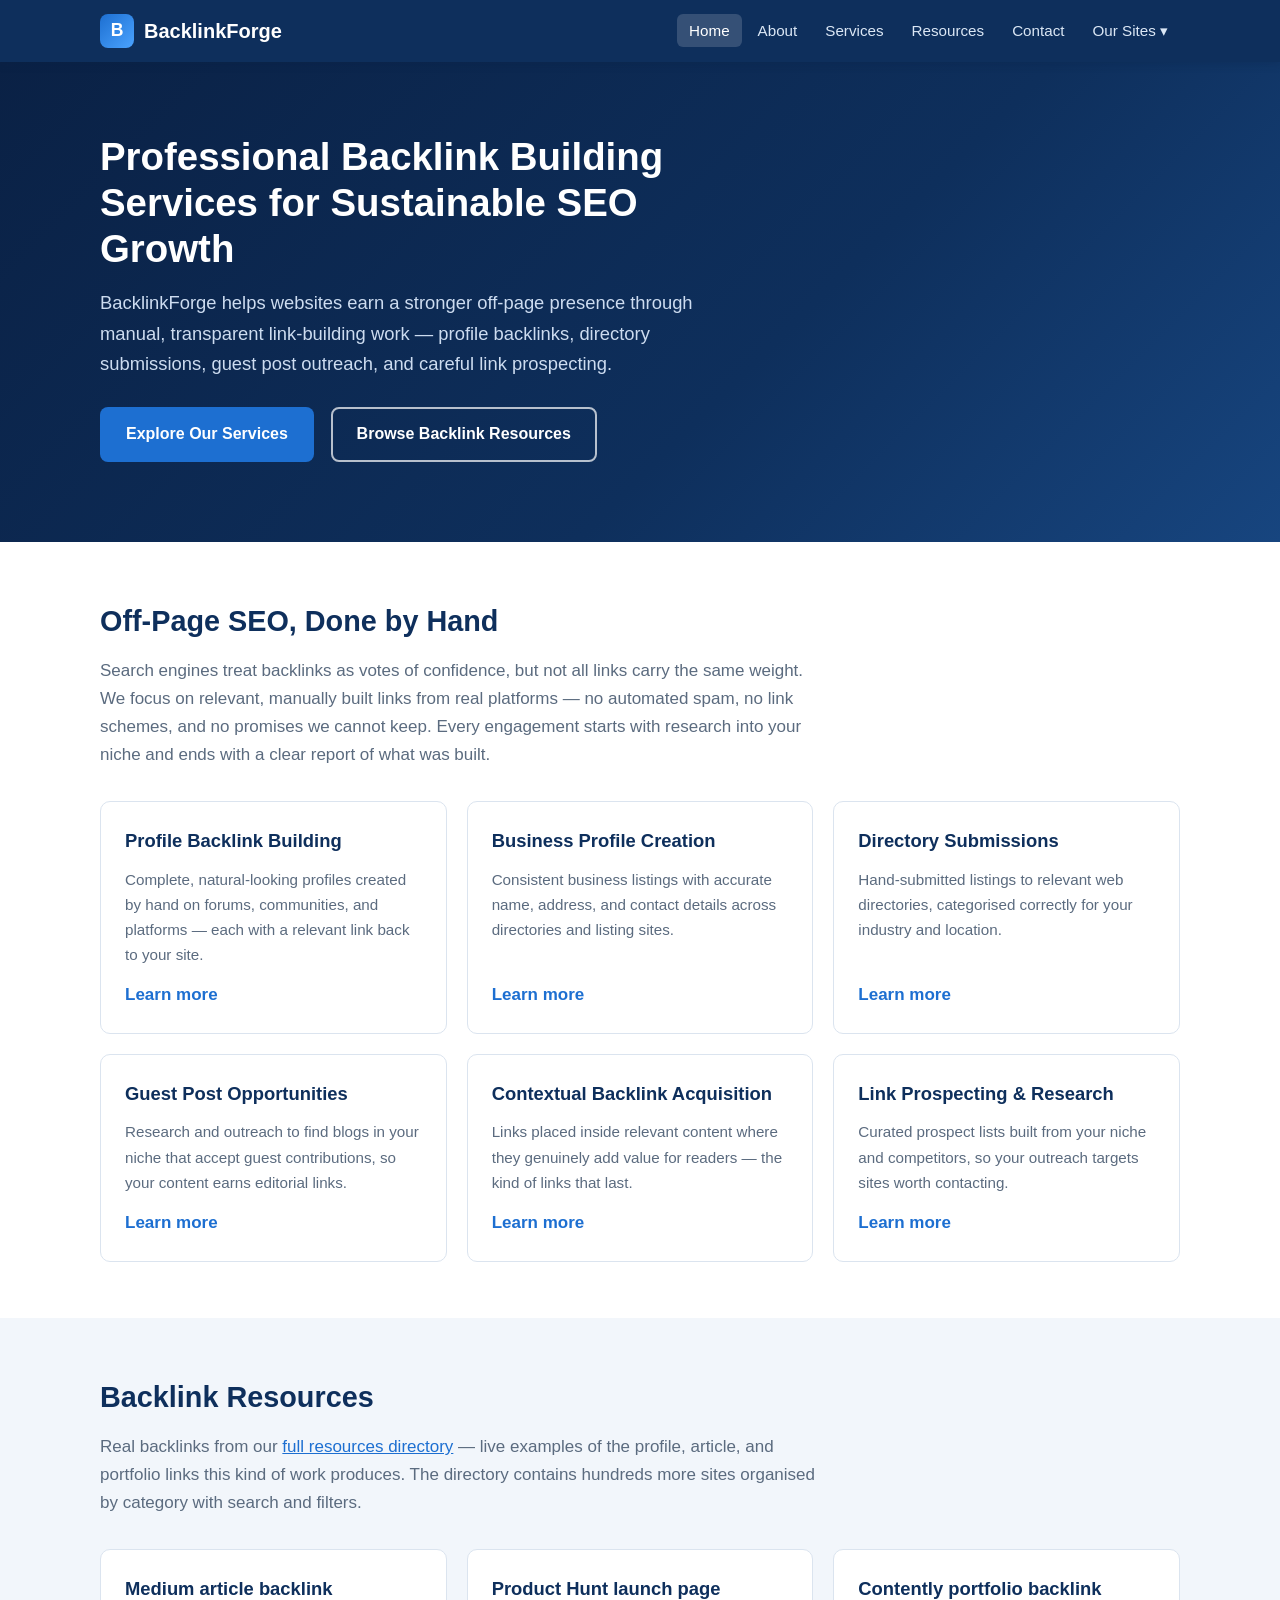
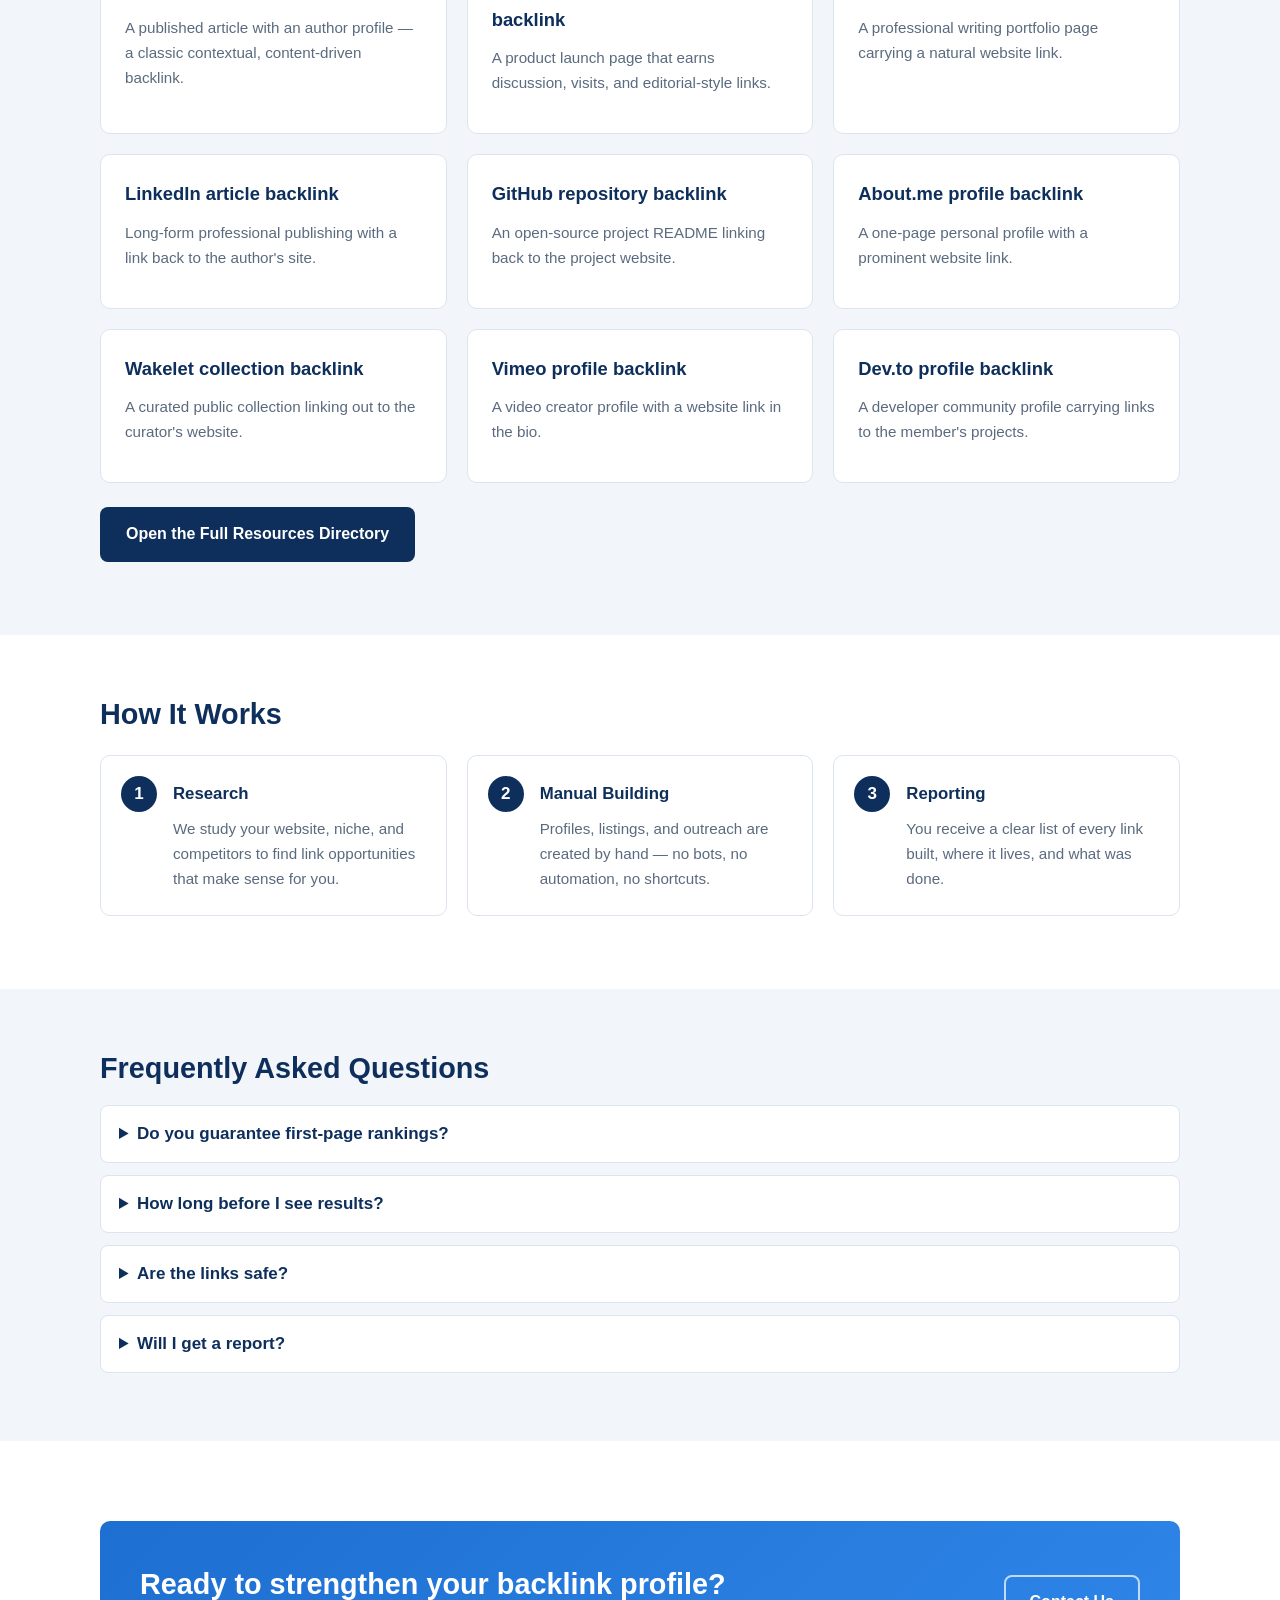
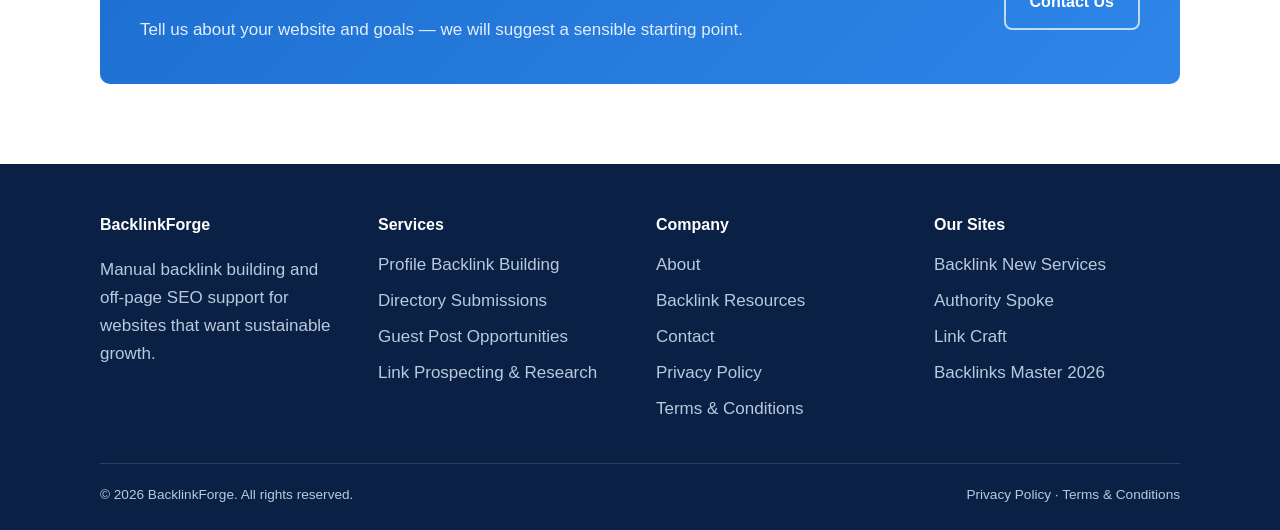
<file: index.html>
<!DOCTYPE html>
<html lang="en">
<head>
  <meta charset="utf-8">
  <meta name="viewport" content="width=device-width, initial-scale=1">
  <title>BacklinkForge — Professional Backlink Building &amp; Off-Page SEO Services</title>
  <meta name="description" content="BacklinkForge provides manual backlink building services: profile backlinks, business profiles, directory submissions, guest post outreach, contextual links, and link prospecting research.">
  <link rel="canonical" href="https://backlinkforge.github.io/">
  <meta property="og:type" content="website">
  <meta property="og:site_name" content="BacklinkForge">
  <meta property="og:title" content="BacklinkForge — Professional Backlink Building &amp; Off-Page SEO Services">
  <meta property="og:description" content="Manual backlink building services: profile backlinks, business profiles, directory submissions, guest post outreach, contextual links, and link prospecting research.">
  <meta property="og:url" content="https://backlinkforge.github.io/">
  <meta name="twitter:card" content="summary">
  <meta name="twitter:title" content="BacklinkForge — Professional Backlink Building Services">
  <meta name="twitter:description" content="Manual backlink building and off-page SEO support: profiles, directories, guest posts, contextual links, and prospect research.">
  <link rel="stylesheet" href="assets/css/style.css">
</head>
<body>
  <a class="skip-link" href="#main">Skip to content</a>
  <header class="site-header">
    <div class="header-inner">
      <a class="brand" href="index.html"><span class="brand-mark" aria-hidden="true">B</span>BacklinkForge</a>
      <button class="nav-toggle" aria-expanded="false" aria-controls="main-nav">Menu</button>
      <nav class="main-nav" id="main-nav" aria-label="Main navigation">
        <ul>
          <li><a href="index.html" aria-current="page">Home</a></li>
          <li><a href="about.html">About</a></li>
          <li><a href="services.html">Services</a></li>
          <li><a href="resources.html">Resources</a></li>
          <li><a href="contact.html">Contact</a></li>
          <li class="has-dropdown">
            <span class="nav-parent" aria-haspopup="true">Our Sites &#9662;</span>
            <ul class="dropdown-menu">
              <li><a href="https://backlink-new-services.netlify.app/" target="_blank" rel="noopener noreferrer">Backlink New Services</a></li>
              <li><a href="https://authorityspoke.netlify.app/resources/" target="_blank" rel="noopener noreferrer">Authority Spoke</a></li>
              <li><a href="https://link-craft.netlify.app/" target="_blank" rel="noopener noreferrer">Link Craft</a></li>
              <li><a href="https://humza.is-a.dev/backlinksmaster2026.github.io/" target="_blank" rel="noopener noreferrer">Backlinks Master 2026</a></li>
            </ul>
          </li>
        </ul>
      </nav>
    </div>
  </header>

  <main id="main">
    <section class="hero">
      <div class="container">
        <h1>Professional Backlink Building Services for Sustainable SEO Growth</h1>
        <p class="lead">BacklinkForge helps websites earn a stronger off-page presence through manual, transparent link-building work — profile backlinks, directory submissions, guest post outreach, and careful link prospecting.</p>
        <a class="btn btn-primary" href="services.html">Explore Our Services</a>
        <a class="btn btn-outline" href="resources.html">Browse Backlink Resources</a>
      </div>
    </section>

    <section class="section">
      <div class="container">
        <h2>Off-Page SEO, Done by Hand</h2>
        <p class="section-intro">Search engines treat backlinks as votes of confidence, but not all links carry the same weight. We focus on relevant, manually built links from real platforms — no automated spam, no link schemes, and no promises we cannot keep. Every engagement starts with research into your niche and ends with a clear report of what was built.</p>
        <div class="grid grid-3">
          <article class="card">
            <h3>Profile Backlink Building</h3>
            <p>Complete, natural-looking profiles created by hand on forums, communities, and platforms — each with a relevant link back to your site.</p>
            <a class="card-link" href="services.html#profile-backlinks">Learn more</a>
          </article>
          <article class="card">
            <h3>Business Profile Creation</h3>
            <p>Consistent business listings with accurate name, address, and contact details across directories and listing sites.</p>
            <a class="card-link" href="services.html#business-profiles">Learn more</a>
          </article>
          <article class="card">
            <h3>Directory Submissions</h3>
            <p>Hand-submitted listings to relevant web directories, categorised correctly for your industry and location.</p>
            <a class="card-link" href="services.html#directory-submissions">Learn more</a>
          </article>
          <article class="card">
            <h3>Guest Post Opportunities</h3>
            <p>Research and outreach to find blogs in your niche that accept guest contributions, so your content earns editorial links.</p>
            <a class="card-link" href="services.html#guest-posts">Learn more</a>
          </article>
          <article class="card">
            <h3>Contextual Backlink Acquisition</h3>
            <p>Links placed inside relevant content where they genuinely add value for readers — the kind of links that last.</p>
            <a class="card-link" href="services.html#contextual-backlinks">Learn more</a>
          </article>
          <article class="card">
            <h3>Link Prospecting &amp; Research</h3>
            <p>Curated prospect lists built from your niche and competitors, so your outreach targets sites worth contacting.</p>
            <a class="card-link" href="services.html#link-prospecting">Learn more</a>
          </article>
        </div>
      </div>
    </section>

    <section class="section section-soft">
      <div class="container">
        <h2>Backlink Resources</h2>
        <p class="section-intro">Real backlinks from our <a href="resources.html">full resources directory</a> — live examples of the profile, article, and portfolio links this kind of work produces. The directory contains hundreds more sites organised by category with search and filters.</p>
        <div class="grid grid-3">
          <article class="card">
            <h3><a href="https://medium.com/@jadoonhamxa/the-growing-popularity-of-video-invitations-for-modern-celebrations-d6bc88eae95d" target="_blank" rel="noopener noreferrer">Medium article backlink</a></h3>
            <p>A published article with an author profile — a classic contextual, content-driven backlink.</p>
          </article>
          <article class="card">
            <h3><a href="https://www.producthunt.com/products/invito-2?launch=invito-2" target="_blank" rel="noopener noreferrer">Product Hunt launch page backlink</a></h3>
            <p>A product launch page that earns discussion, visits, and editorial-style links.</p>
          </article>
          <article class="card">
            <h3><a href="https://thehamzajadoon.contently.com/" target="_blank" rel="noopener noreferrer">Contently portfolio backlink</a></h3>
            <p>A professional writing portfolio page carrying a natural website link.</p>
          </article>
          <article class="card">
            <h3><a href="https://www.linkedin.com/pulse/turn-your-event-invitation-experience-hamza-naveed-ypi0e/" target="_blank" rel="noopener noreferrer">LinkedIn article backlink</a></h3>
            <p>Long-form professional publishing with a link back to the author's site.</p>
          </article>
          <article class="card">
            <h3><a href="https://github.com/HamzaJadun/renderMyJewellery/blob/main/README.md" target="_blank" rel="noopener noreferrer">GitHub repository backlink</a></h3>
            <p>An open-source project README linking back to the project website.</p>
          </article>
          <article class="card">
            <h3><a href="https://about.me/rendermyjewellery" target="_blank" rel="noopener noreferrer">About.me profile backlink</a></h3>
            <p>A one-page personal profile with a prominent website link.</p>
          </article>
          <article class="card">
            <h3><a href="https://wakelet.com/@RenderMyJewllery" target="_blank" rel="noopener noreferrer">Wakelet collection backlink</a></h3>
            <p>A curated public collection linking out to the curator's website.</p>
          </article>
          <article class="card">
            <h3><a href="https://vimeo.com/user261873480" target="_blank" rel="noopener noreferrer">Vimeo profile backlink</a></h3>
            <p>A video creator profile with a website link in the bio.</p>
          </article>
          <article class="card">
            <h3><a href="https://dev.to/rendermyjewellery" target="_blank" rel="noopener noreferrer">Dev.to profile backlink</a></h3>
            <p>A developer community profile carrying links to the member's projects.</p>
          </article>
        </div>
        <p style="margin-top:24px;"><a class="btn btn-dark" href="resources.html">Open the Full Resources Directory</a></p>
      </div>
    </section>

    <section class="section">
      <div class="container">
        <h2>How It Works</h2>
        <ol class="steps">
          <li>
            <h3>Research</h3>
            <p>We study your website, niche, and competitors to find link opportunities that make sense for you.</p>
          </li>
          <li>
            <h3>Manual Building</h3>
            <p>Profiles, listings, and outreach are created by hand — no bots, no automation, no shortcuts.</p>
          </li>
          <li>
            <h3>Reporting</h3>
            <p>You receive a clear list of every link built, where it lives, and what was done.</p>
          </li>
        </ol>
      </div>
    </section>

    <section class="section section-soft faq">
      <div class="container">
        <h2>Frequently Asked Questions</h2>
        <details>
          <summary>Do you guarantee first-page rankings?</summary>
          <p>No — and you should be cautious of anyone who does. Rankings depend on hundreds of factors. What we do guarantee is transparent, manual work and honest reporting of every link built.</p>
        </details>
        <details>
          <summary>How long before I see results?</summary>
          <p>Off-page SEO is a long-term effort. Most clients review progress over several months while links are discovered and indexed naturally.</p>
        </details>
        <details>
          <summary>Are the links safe?</summary>
          <p>We build links manually on real platforms with complete profiles and relevant context, avoiding automated spam and link schemes that put sites at risk.</p>
        </details>
        <details>
          <summary>Will I get a report?</summary>
          <p>Yes. Every engagement includes a list of the links built, the platforms used, and the dates of completion.</p>
        </details>
      </div>
    </section>

    <section class="section">
      <div class="container">
        <div class="cta-band">
          <div>
            <h2>Ready to strengthen your backlink profile?</h2>
            <p>Tell us about your website and goals — we will suggest a sensible starting point.</p>
          </div>
          <a class="btn btn-outline" href="contact.html">Contact Us</a>
        </div>
      </div>
    </section>
  </main>

  <footer class="site-footer">
    <div class="container">
      <div class="footer-grid">
        <div>
          <h3>BacklinkForge</h3>
          <p>Manual backlink building and off-page SEO support for websites that want sustainable growth.</p>
        </div>
        <div>
          <h3>Services</h3>
          <ul>
            <li><a href="services.html#profile-backlinks">Profile Backlink Building</a></li>
            <li><a href="services.html#directory-submissions">Directory Submissions</a></li>
            <li><a href="services.html#guest-posts">Guest Post Opportunities</a></li>
            <li><a href="services.html#link-prospecting">Link Prospecting &amp; Research</a></li>
          </ul>
        </div>
        <div>
          <h3>Company</h3>
          <ul>
            <li><a href="about.html">About</a></li>
            <li><a href="resources.html">Backlink Resources</a></li>
            <li><a href="contact.html">Contact</a></li>
            <li><a href="privacy.html">Privacy Policy</a></li>
            <li><a href="terms.html">Terms &amp; Conditions</a></li>
          </ul>
        </div>
        <div>
          <h3>Our Sites</h3>
          <ul>
            <li><a href="https://backlink-new-services.netlify.app/" target="_blank" rel="noopener noreferrer">Backlink New Services</a></li>
            <li><a href="https://authorityspoke.netlify.app/resources/" target="_blank" rel="noopener noreferrer">Authority Spoke</a></li>
            <li><a href="https://link-craft.netlify.app/" target="_blank" rel="noopener noreferrer">Link Craft</a></li>
            <li><a href="https://humza.is-a.dev/backlinksmaster2026.github.io/" target="_blank" rel="noopener noreferrer">Backlinks Master 2026</a></li>
          </ul>
        </div>
      </div>
      <div class="footer-bottom">
        <span>&copy; <span id="year">2026</span> BacklinkForge. All rights reserved.</span>
        <span><a href="privacy.html">Privacy Policy</a> &middot; <a href="terms.html">Terms &amp; Conditions</a></span>
      </div>
    </div>
  </footer>
  <script src="assets/js/main.js"></script>
</body>
</html>
</file>
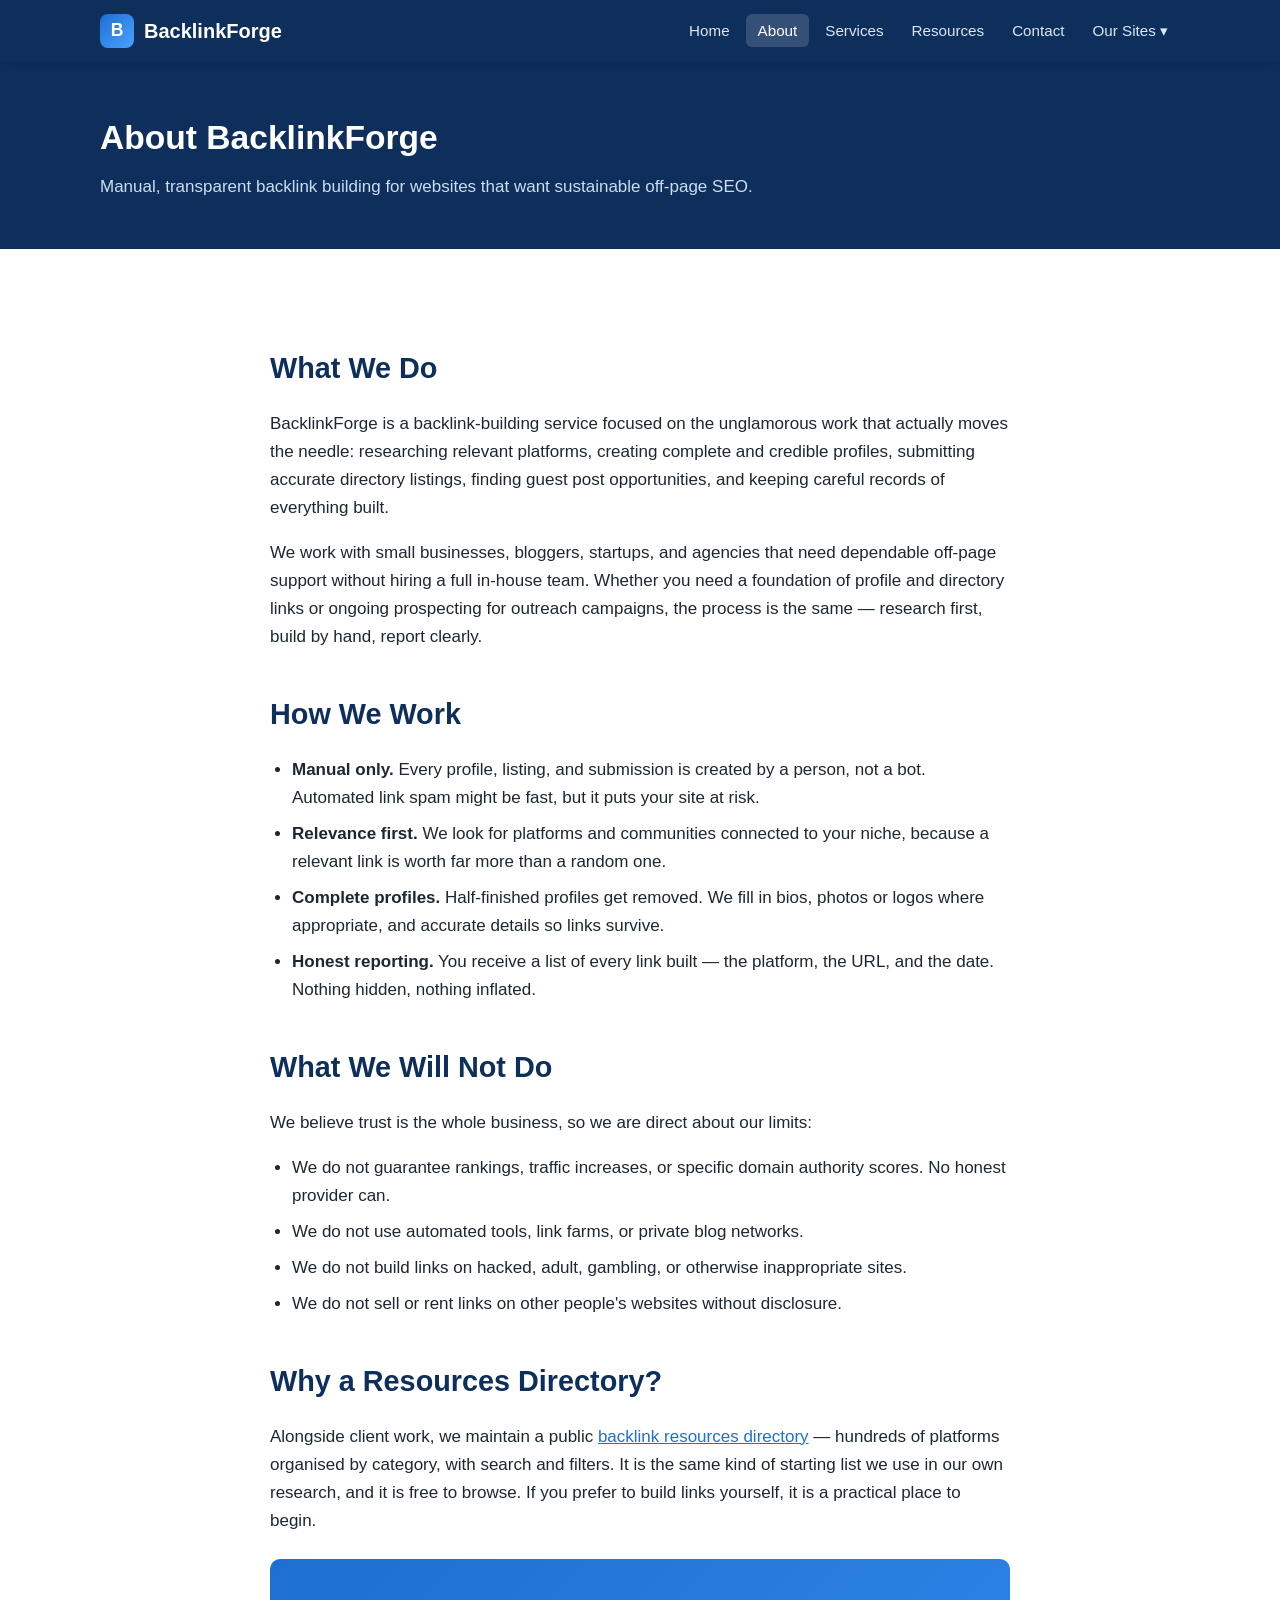
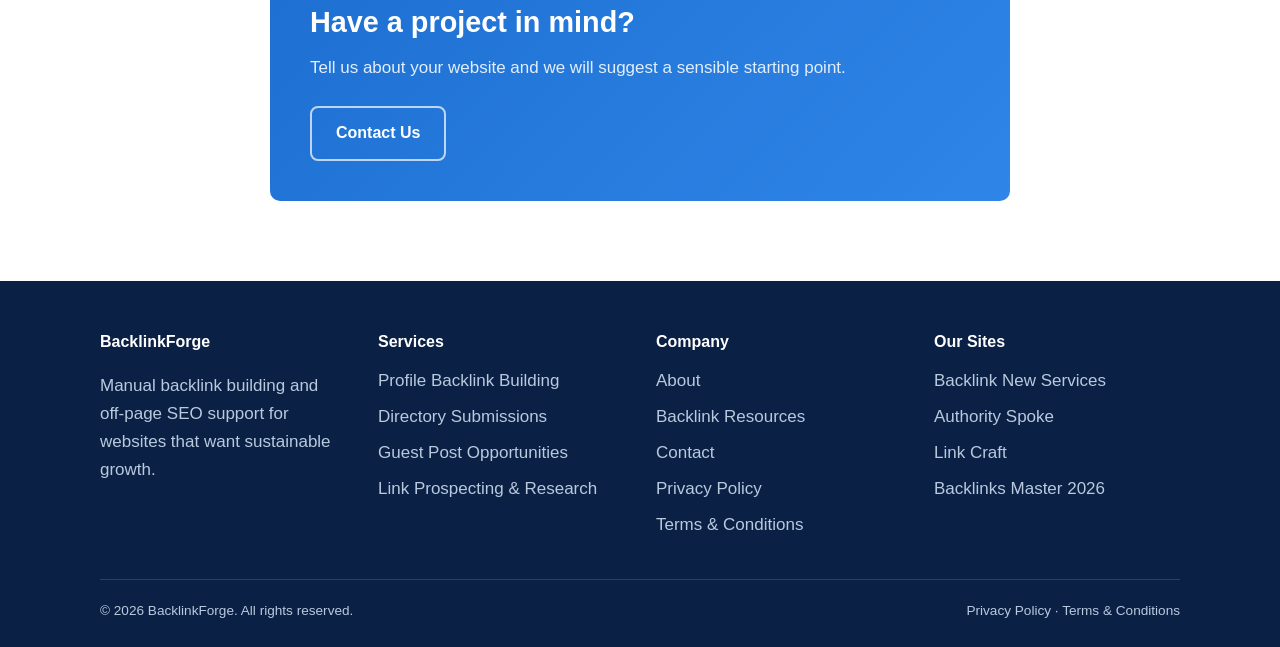
<file: about.html>
<!DOCTYPE html>
<html lang="en">
<head>
  <meta charset="utf-8">
  <meta name="viewport" content="width=device-width, initial-scale=1">
  <title>About BacklinkForge — Manual Backlink Building, Done Transparently</title>
  <meta name="description" content="Learn about BacklinkForge: who we are, how we build backlinks manually, and the honest principles behind our off-page SEO services.">
  <link rel="canonical" href="https://backlinkforge.github.io/about.html">
  <meta property="og:type" content="website">
  <meta property="og:site_name" content="BacklinkForge">
  <meta property="og:title" content="About BacklinkForge — Manual Backlink Building, Done Transparently">
  <meta property="og:description" content="Who we are, how we build backlinks manually, and the honest principles behind our off-page SEO services.">
  <meta property="og:url" content="https://backlinkforge.github.io/about.html">
  <meta name="twitter:card" content="summary">
  <meta name="twitter:title" content="About BacklinkForge">
  <meta name="twitter:description" content="Manual, transparent backlink building and off-page SEO support.">
  <link rel="stylesheet" href="assets/css/style.css">
</head>
<body>
  <a class="skip-link" href="#main">Skip to content</a>
  <header class="site-header">
    <div class="header-inner">
      <a class="brand" href="index.html"><span class="brand-mark" aria-hidden="true">B</span>BacklinkForge</a>
      <button class="nav-toggle" aria-expanded="false" aria-controls="main-nav">Menu</button>
      <nav class="main-nav" id="main-nav" aria-label="Main navigation">
        <ul>
          <li><a href="index.html">Home</a></li>
          <li><a href="about.html" aria-current="page">About</a></li>
          <li><a href="services.html">Services</a></li>
          <li><a href="resources.html">Resources</a></li>
          <li><a href="contact.html">Contact</a></li>
          <li class="has-dropdown">
            <span class="nav-parent" aria-haspopup="true">Our Sites &#9662;</span>
            <ul class="dropdown-menu">
              <li><a href="https://backlink-new-services.netlify.app/" target="_blank" rel="noopener noreferrer">Backlink New Services</a></li>
              <li><a href="https://authorityspoke.netlify.app/resources/" target="_blank" rel="noopener noreferrer">Authority Spoke</a></li>
              <li><a href="https://link-craft.netlify.app/" target="_blank" rel="noopener noreferrer">Link Craft</a></li>
              <li><a href="https://humza.is-a.dev/backlinksmaster2026.github.io/" target="_blank" rel="noopener noreferrer">Backlinks Master 2026</a></li>
            </ul>
          </li>
        </ul>
      </nav>
    </div>
  </header>

  <main id="main">
    <section class="page-hero">
      <div class="container">
        <h1>About BacklinkForge</h1>
        <p>Manual, transparent backlink building for websites that want sustainable off-page SEO.</p>
      </div>
    </section>

    <section class="section">
      <div class="container prose">
        <h2>What We Do</h2>
        <p>BacklinkForge is a backlink-building service focused on the unglamorous work that actually moves the needle: researching relevant platforms, creating complete and credible profiles, submitting accurate directory listings, finding guest post opportunities, and keeping careful records of everything built.</p>
        <p>We work with small businesses, bloggers, startups, and agencies that need dependable off-page support without hiring a full in-house team. Whether you need a foundation of profile and directory links or ongoing prospecting for outreach campaigns, the process is the same — research first, build by hand, report clearly.</p>

        <h2>How We Work</h2>
        <ul>
          <li><strong>Manual only.</strong> Every profile, listing, and submission is created by a person, not a bot. Automated link spam might be fast, but it puts your site at risk.</li>
          <li><strong>Relevance first.</strong> We look for platforms and communities connected to your niche, because a relevant link is worth far more than a random one.</li>
          <li><strong>Complete profiles.</strong> Half-finished profiles get removed. We fill in bios, photos or logos where appropriate, and accurate details so links survive.</li>
          <li><strong>Honest reporting.</strong> You receive a list of every link built — the platform, the URL, and the date. Nothing hidden, nothing inflated.</li>
        </ul>

        <h2>What We Will Not Do</h2>
        <p>We believe trust is the whole business, so we are direct about our limits:</p>
        <ul>
          <li>We do not guarantee rankings, traffic increases, or specific domain authority scores. No honest provider can.</li>
          <li>We do not use automated tools, link farms, or private blog networks.</li>
          <li>We do not build links on hacked, adult, gambling, or otherwise inappropriate sites.</li>
          <li>We do not sell or rent links on other people's websites without disclosure.</li>
        </ul>

        <h2>Why a Resources Directory?</h2>
        <p>Alongside client work, we maintain a public <a href="resources.html">backlink resources directory</a> — hundreds of platforms organised by category, with search and filters. It is the same kind of starting list we use in our own research, and it is free to browse. If you prefer to build links yourself, it is a practical place to begin.</p>

        <div class="cta-band">
          <div>
            <h2>Have a project in mind?</h2>
            <p>Tell us about your website and we will suggest a sensible starting point.</p>
          </div>
          <a class="btn btn-outline" href="contact.html">Contact Us</a>
        </div>
      </div>
    </section>
  </main>

  <footer class="site-footer">
    <div class="container">
      <div class="footer-grid">
        <div>
          <h3>BacklinkForge</h3>
          <p>Manual backlink building and off-page SEO support for websites that want sustainable growth.</p>
        </div>
        <div>
          <h3>Services</h3>
          <ul>
            <li><a href="services.html#profile-backlinks">Profile Backlink Building</a></li>
            <li><a href="services.html#directory-submissions">Directory Submissions</a></li>
            <li><a href="services.html#guest-posts">Guest Post Opportunities</a></li>
            <li><a href="services.html#link-prospecting">Link Prospecting &amp; Research</a></li>
          </ul>
        </div>
        <div>
          <h3>Company</h3>
          <ul>
            <li><a href="about.html">About</a></li>
            <li><a href="resources.html">Backlink Resources</a></li>
            <li><a href="contact.html">Contact</a></li>
            <li><a href="privacy.html">Privacy Policy</a></li>
            <li><a href="terms.html">Terms &amp; Conditions</a></li>
          </ul>
        </div>
        <div>
          <h3>Our Sites</h3>
          <ul>
            <li><a href="https://backlink-new-services.netlify.app/" target="_blank" rel="noopener noreferrer">Backlink New Services</a></li>
            <li><a href="https://authorityspoke.netlify.app/resources/" target="_blank" rel="noopener noreferrer">Authority Spoke</a></li>
            <li><a href="https://link-craft.netlify.app/" target="_blank" rel="noopener noreferrer">Link Craft</a></li>
            <li><a href="https://humza.is-a.dev/backlinksmaster2026.github.io/" target="_blank" rel="noopener noreferrer">Backlinks Master 2026</a></li>
          </ul>
        </div>
      </div>
      <div class="footer-bottom">
        <span>&copy; <span id="year">2026</span> BacklinkForge. All rights reserved.</span>
        <span><a href="privacy.html">Privacy Policy</a> &middot; <a href="terms.html">Terms &amp; Conditions</a></span>
      </div>
    </div>
  </footer>
  <script src="assets/js/main.js"></script>
</body>
</html>
</file>
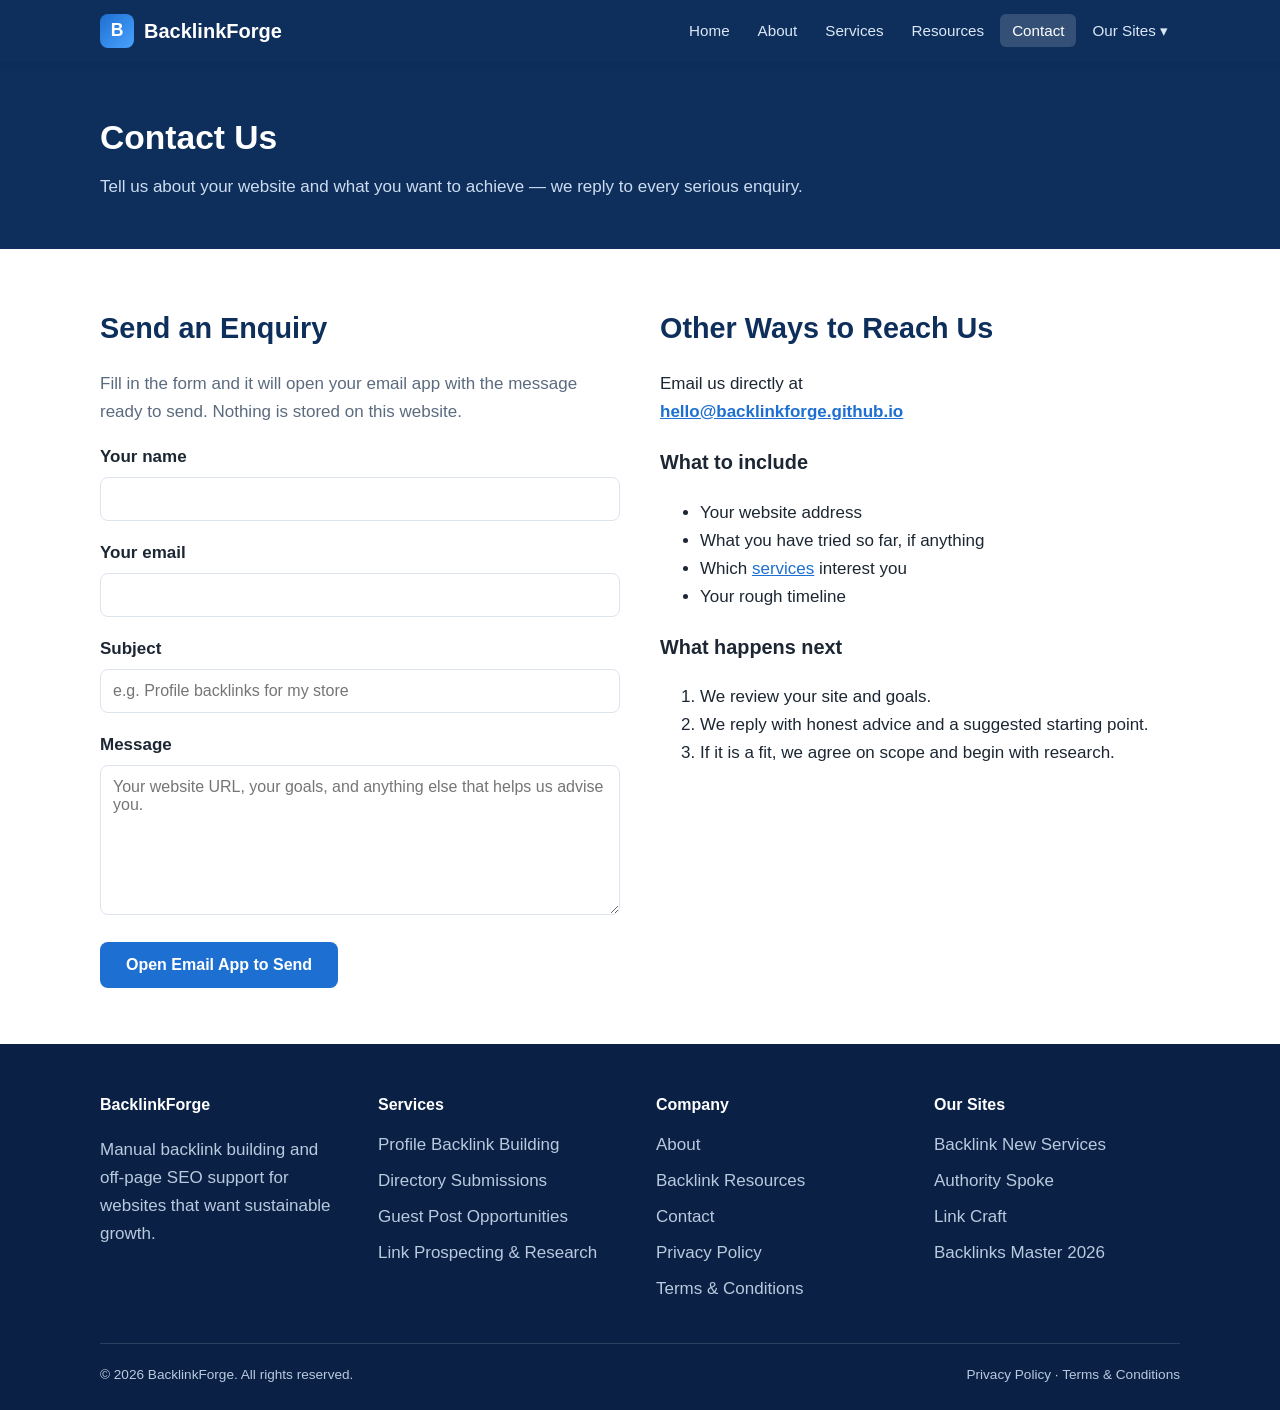
<file: contact.html>
<!DOCTYPE html>
<html lang="en">
<head>
  <meta charset="utf-8">
  <meta name="viewport" content="width=device-width, initial-scale=1">
  <title>Contact BacklinkForge — Request Backlink Building Services</title>
  <meta name="description" content="Contact BacklinkForge about backlink building services: tell us about your website and goals and we will suggest a sensible starting point.">
  <link rel="canonical" href="https://backlinkforge.github.io/contact.html">
  <meta property="og:type" content="website">
  <meta property="og:site_name" content="BacklinkForge">
  <meta property="og:title" content="Contact BacklinkForge">
  <meta property="og:description" content="Tell us about your website and goals — we will suggest a sensible starting point for your backlink building.">
  <meta property="og:url" content="https://backlinkforge.github.io/contact.html">
  <meta name="twitter:card" content="summary">
  <meta name="twitter:title" content="Contact BacklinkForge">
  <meta name="twitter:description" content="Request backlink building services or ask a question.">
  <link rel="stylesheet" href="assets/css/style.css">
</head>
<body>
  <a class="skip-link" href="#main">Skip to content</a>
  <header class="site-header">
    <div class="header-inner">
      <a class="brand" href="index.html"><span class="brand-mark" aria-hidden="true">B</span>BacklinkForge</a>
      <button class="nav-toggle" aria-expanded="false" aria-controls="main-nav">Menu</button>
      <nav class="main-nav" id="main-nav" aria-label="Main navigation">
        <ul>
          <li><a href="index.html">Home</a></li>
          <li><a href="about.html">About</a></li>
          <li><a href="services.html">Services</a></li>
          <li><a href="resources.html">Resources</a></li>
          <li><a href="contact.html" aria-current="page">Contact</a></li>
          <li class="has-dropdown">
            <span class="nav-parent" aria-haspopup="true">Our Sites &#9662;</span>
            <ul class="dropdown-menu">
              <li><a href="https://backlink-new-services.netlify.app/" target="_blank" rel="noopener noreferrer">Backlink New Services</a></li>
              <li><a href="https://authorityspoke.netlify.app/resources/" target="_blank" rel="noopener noreferrer">Authority Spoke</a></li>
              <li><a href="https://link-craft.netlify.app/" target="_blank" rel="noopener noreferrer">Link Craft</a></li>
              <li><a href="https://humza.is-a.dev/backlinksmaster2026.github.io/" target="_blank" rel="noopener noreferrer">Backlinks Master 2026</a></li>
            </ul>
          </li>
        </ul>
      </nav>
    </div>
  </header>

  <main id="main">
    <section class="page-hero">
      <div class="container">
        <h1>Contact Us</h1>
        <p>Tell us about your website and what you want to achieve — we reply to every serious enquiry.</p>
      </div>
    </section>

    <section class="section">
      <div class="container contact-layout">
        <div>
          <h2>Send an Enquiry</h2>
          <p style="color:var(--muted)">Fill in the form and it will open your email app with the message ready to send. Nothing is stored on this website.</p>
          <form id="contact-form" data-email="hello@backlinkforge.github.io">
            <div class="form-group">
              <label for="cf-name">Your name</label>
              <input type="text" id="cf-name" name="name" required autocomplete="name">
            </div>
            <div class="form-group">
              <label for="cf-email">Your email</label>
              <input type="email" id="cf-email" name="email" required autocomplete="email">
            </div>
            <div class="form-group">
              <label for="cf-subject">Subject</label>
              <input type="text" id="cf-subject" name="subject" placeholder="e.g. Profile backlinks for my store">
            </div>
            <div class="form-group">
              <label for="cf-message">Message</label>
              <textarea id="cf-message" name="message" required placeholder="Your website URL, your goals, and anything else that helps us advise you."></textarea>
            </div>
            <button class="btn btn-primary" type="submit">Open Email App to Send</button>
          </form>
        </div>
        <div>
          <h2>Other Ways to Reach Us</h2>
          <p>Email us directly at<br>
            <strong><a href="mailto:hello@backlinkforge.github.io">hello@backlinkforge.github.io</a></strong>
          </p>
          <h3>What to include</h3>
          <ul>
            <li>Your website address</li>
            <li>What you have tried so far, if anything</li>
            <li>Which <a href="services.html">services</a> interest you</li>
            <li>Your rough timeline</li>
          </ul>
          <h3>What happens next</h3>
          <ol>
            <li>We review your site and goals.</li>
            <li>We reply with honest advice and a suggested starting point.</li>
            <li>If it is a fit, we agree on scope and begin with research.</li>
          </ol>
        </div>
      </div>
    </section>
  </main>

  <footer class="site-footer">
    <div class="container">
      <div class="footer-grid">
        <div>
          <h3>BacklinkForge</h3>
          <p>Manual backlink building and off-page SEO support for websites that want sustainable growth.</p>
        </div>
        <div>
          <h3>Services</h3>
          <ul>
            <li><a href="services.html#profile-backlinks">Profile Backlink Building</a></li>
            <li><a href="services.html#directory-submissions">Directory Submissions</a></li>
            <li><a href="services.html#guest-posts">Guest Post Opportunities</a></li>
            <li><a href="services.html#link-prospecting">Link Prospecting &amp; Research</a></li>
          </ul>
        </div>
        <div>
          <h3>Company</h3>
          <ul>
            <li><a href="about.html">About</a></li>
            <li><a href="resources.html">Backlink Resources</a></li>
            <li><a href="contact.html">Contact</a></li>
            <li><a href="privacy.html">Privacy Policy</a></li>
            <li><a href="terms.html">Terms &amp; Conditions</a></li>
          </ul>
        </div>
        <div>
          <h3>Our Sites</h3>
          <ul>
            <li><a href="https://backlink-new-services.netlify.app/" target="_blank" rel="noopener noreferrer">Backlink New Services</a></li>
            <li><a href="https://authorityspoke.netlify.app/resources/" target="_blank" rel="noopener noreferrer">Authority Spoke</a></li>
            <li><a href="https://link-craft.netlify.app/" target="_blank" rel="noopener noreferrer">Link Craft</a></li>
            <li><a href="https://humza.is-a.dev/backlinksmaster2026.github.io/" target="_blank" rel="noopener noreferrer">Backlinks Master 2026</a></li>
          </ul>
        </div>
      </div>
      <div class="footer-bottom">
        <span>&copy; <span id="year">2026</span> BacklinkForge. All rights reserved.</span>
        <span><a href="privacy.html">Privacy Policy</a> &middot; <a href="terms.html">Terms &amp; Conditions</a></span>
      </div>
    </div>
  </footer>
  <script src="assets/js/main.js"></script>
</body>
</html>
</file>
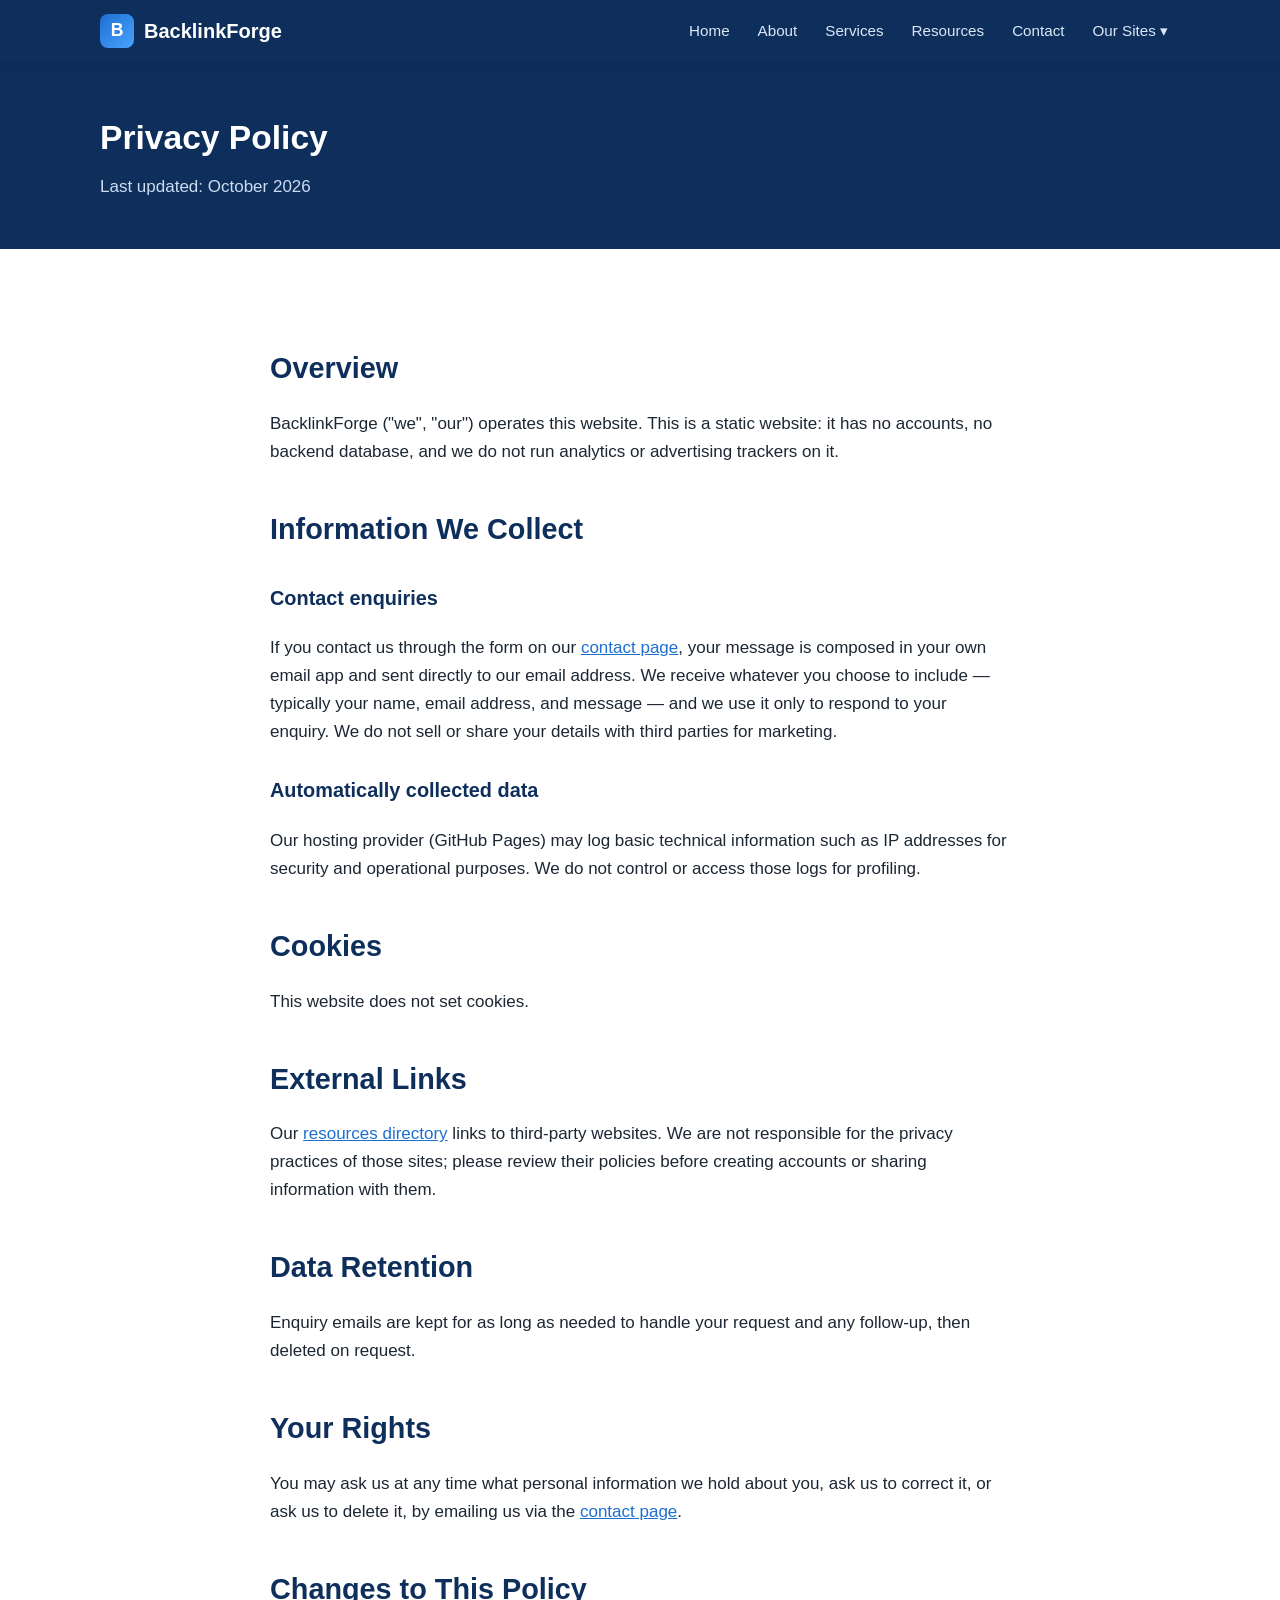
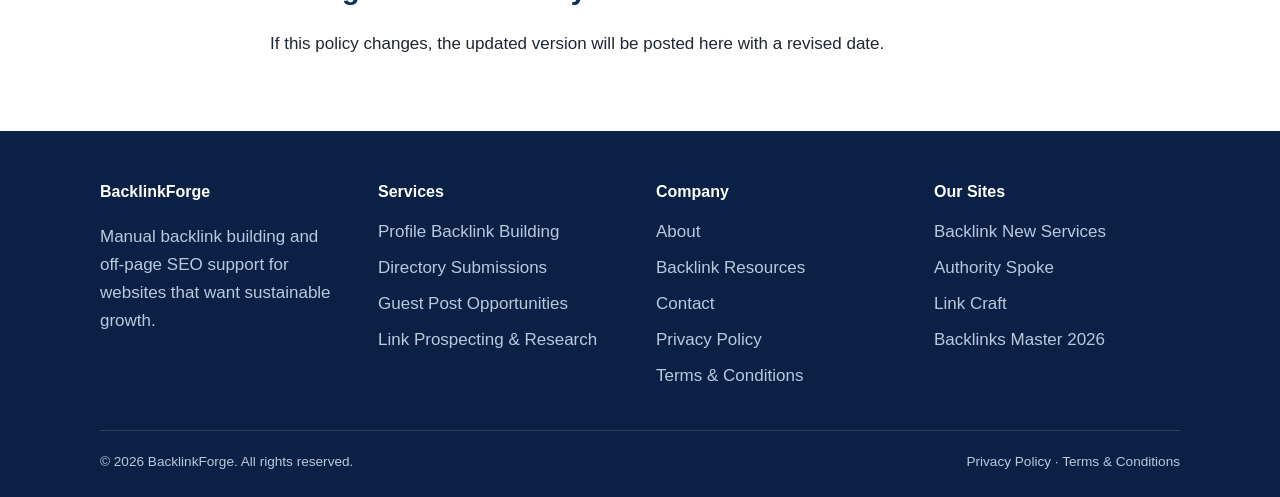
<file: privacy.html>
<!DOCTYPE html>
<html lang="en">
<head>
  <meta charset="utf-8">
  <meta name="viewport" content="width=device-width, initial-scale=1">
  <title>Privacy Policy | BacklinkForge</title>
  <meta name="description" content="BacklinkForge privacy policy: what information this static website collects (and does not collect), and how contact enquiries are handled.">
  <link rel="canonical" href="https://backlinkforge.github.io/privacy.html">
  <meta property="og:type" content="website">
  <meta property="og:site_name" content="BacklinkForge">
  <meta property="og:title" content="Privacy Policy | BacklinkForge">
  <meta property="og:description" content="What this website collects and how contact enquiries are handled.">
  <meta property="og:url" content="https://backlinkforge.github.io/privacy.html">
  <meta name="twitter:card" content="summary">
  <meta name="twitter:title" content="Privacy Policy | BacklinkForge">
  <meta name="twitter:description" content="What this website collects and how enquiries are handled.">
  <link rel="stylesheet" href="assets/css/style.css">
</head>
<body>
  <a class="skip-link" href="#main">Skip to content</a>
  <header class="site-header">
    <div class="header-inner">
      <a class="brand" href="index.html"><span class="brand-mark" aria-hidden="true">B</span>BacklinkForge</a>
      <button class="nav-toggle" aria-expanded="false" aria-controls="main-nav">Menu</button>
      <nav class="main-nav" id="main-nav" aria-label="Main navigation">
        <ul>
          <li><a href="index.html">Home</a></li>
          <li><a href="about.html">About</a></li>
          <li><a href="services.html">Services</a></li>
          <li><a href="resources.html">Resources</a></li>
          <li><a href="contact.html">Contact</a></li>
          <li class="has-dropdown">
            <span class="nav-parent" aria-haspopup="true">Our Sites &#9662;</span>
            <ul class="dropdown-menu">
              <li><a href="https://backlink-new-services.netlify.app/" target="_blank" rel="noopener noreferrer">Backlink New Services</a></li>
              <li><a href="https://authorityspoke.netlify.app/resources/" target="_blank" rel="noopener noreferrer">Authority Spoke</a></li>
              <li><a href="https://link-craft.netlify.app/" target="_blank" rel="noopener noreferrer">Link Craft</a></li>
              <li><a href="https://humza.is-a.dev/backlinksmaster2026.github.io/" target="_blank" rel="noopener noreferrer">Backlinks Master 2026</a></li>
            </ul>
          </li>
        </ul>
      </nav>
    </div>
  </header>

  <main id="main">
    <section class="page-hero">
      <div class="container">
        <h1>Privacy Policy</h1>
        <p>Last updated: October 2026</p>
      </div>
    </section>

    <section class="section">
      <div class="container prose">
        <h2>Overview</h2>
        <p>BacklinkForge ("we", "our") operates this website. This is a static website: it has no accounts, no backend database, and we do not run analytics or advertising trackers on it.</p>

        <h2>Information We Collect</h2>
        <h3>Contact enquiries</h3>
        <p>If you contact us through the form on our <a href="contact.html">contact page</a>, your message is composed in your own email app and sent directly to our email address. We receive whatever you choose to include — typically your name, email address, and message — and we use it only to respond to your enquiry. We do not sell or share your details with third parties for marketing.</p>
        <h3>Automatically collected data</h3>
        <p>Our hosting provider (GitHub Pages) may log basic technical information such as IP addresses for security and operational purposes. We do not control or access those logs for profiling.</p>

        <h2>Cookies</h2>
        <p>This website does not set cookies.</p>

        <h2>External Links</h2>
        <p>Our <a href="resources.html">resources directory</a> links to third-party websites. We are not responsible for the privacy practices of those sites; please review their policies before creating accounts or sharing information with them.</p>

        <h2>Data Retention</h2>
        <p>Enquiry emails are kept for as long as needed to handle your request and any follow-up, then deleted on request.</p>

        <h2>Your Rights</h2>
        <p>You may ask us at any time what personal information we hold about you, ask us to correct it, or ask us to delete it, by emailing us via the <a href="contact.html">contact page</a>.</p>

        <h2>Changes to This Policy</h2>
        <p>If this policy changes, the updated version will be posted here with a revised date.</p>
      </div>
    </section>
  </main>

  <footer class="site-footer">
    <div class="container">
      <div class="footer-grid">
        <div>
          <h3>BacklinkForge</h3>
          <p>Manual backlink building and off-page SEO support for websites that want sustainable growth.</p>
        </div>
        <div>
          <h3>Services</h3>
          <ul>
            <li><a href="services.html#profile-backlinks">Profile Backlink Building</a></li>
            <li><a href="services.html#directory-submissions">Directory Submissions</a></li>
            <li><a href="services.html#guest-posts">Guest Post Opportunities</a></li>
            <li><a href="services.html#link-prospecting">Link Prospecting &amp; Research</a></li>
          </ul>
        </div>
        <div>
          <h3>Company</h3>
          <ul>
            <li><a href="about.html">About</a></li>
            <li><a href="resources.html">Backlink Resources</a></li>
            <li><a href="contact.html">Contact</a></li>
            <li><a href="privacy.html">Privacy Policy</a></li>
            <li><a href="terms.html">Terms &amp; Conditions</a></li>
          </ul>
        </div>
        <div>
          <h3>Our Sites</h3>
          <ul>
            <li><a href="https://backlink-new-services.netlify.app/" target="_blank" rel="noopener noreferrer">Backlink New Services</a></li>
            <li><a href="https://authorityspoke.netlify.app/resources/" target="_blank" rel="noopener noreferrer">Authority Spoke</a></li>
            <li><a href="https://link-craft.netlify.app/" target="_blank" rel="noopener noreferrer">Link Craft</a></li>
            <li><a href="https://humza.is-a.dev/backlinksmaster2026.github.io/" target="_blank" rel="noopener noreferrer">Backlinks Master 2026</a></li>
          </ul>
        </div>
      </div>
      <div class="footer-bottom">
        <span>&copy; <span id="year">2026</span> BacklinkForge. All rights reserved.</span>
        <span><a href="privacy.html">Privacy Policy</a> &middot; <a href="terms.html">Terms &amp; Conditions</a></span>
      </div>
    </div>
  </footer>
  <script src="assets/js/main.js"></script>
</body>
</html>
</file>
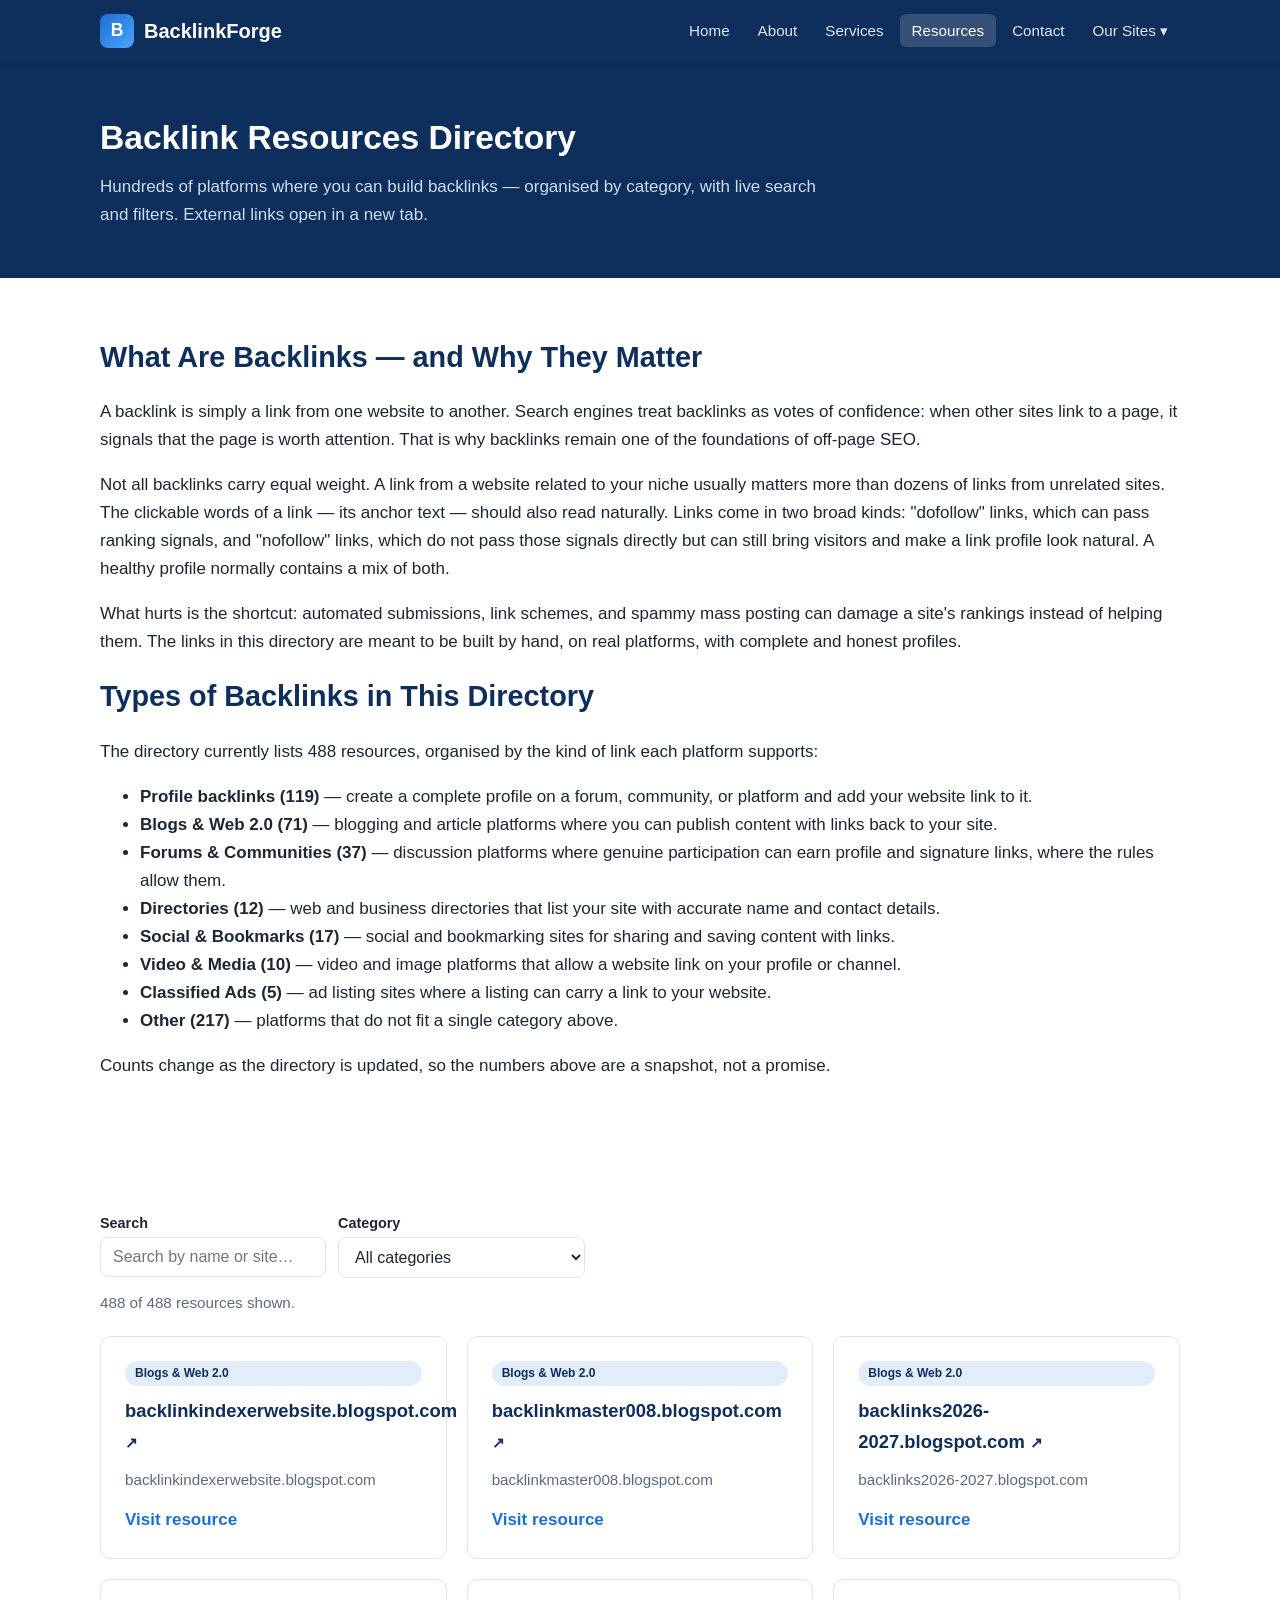
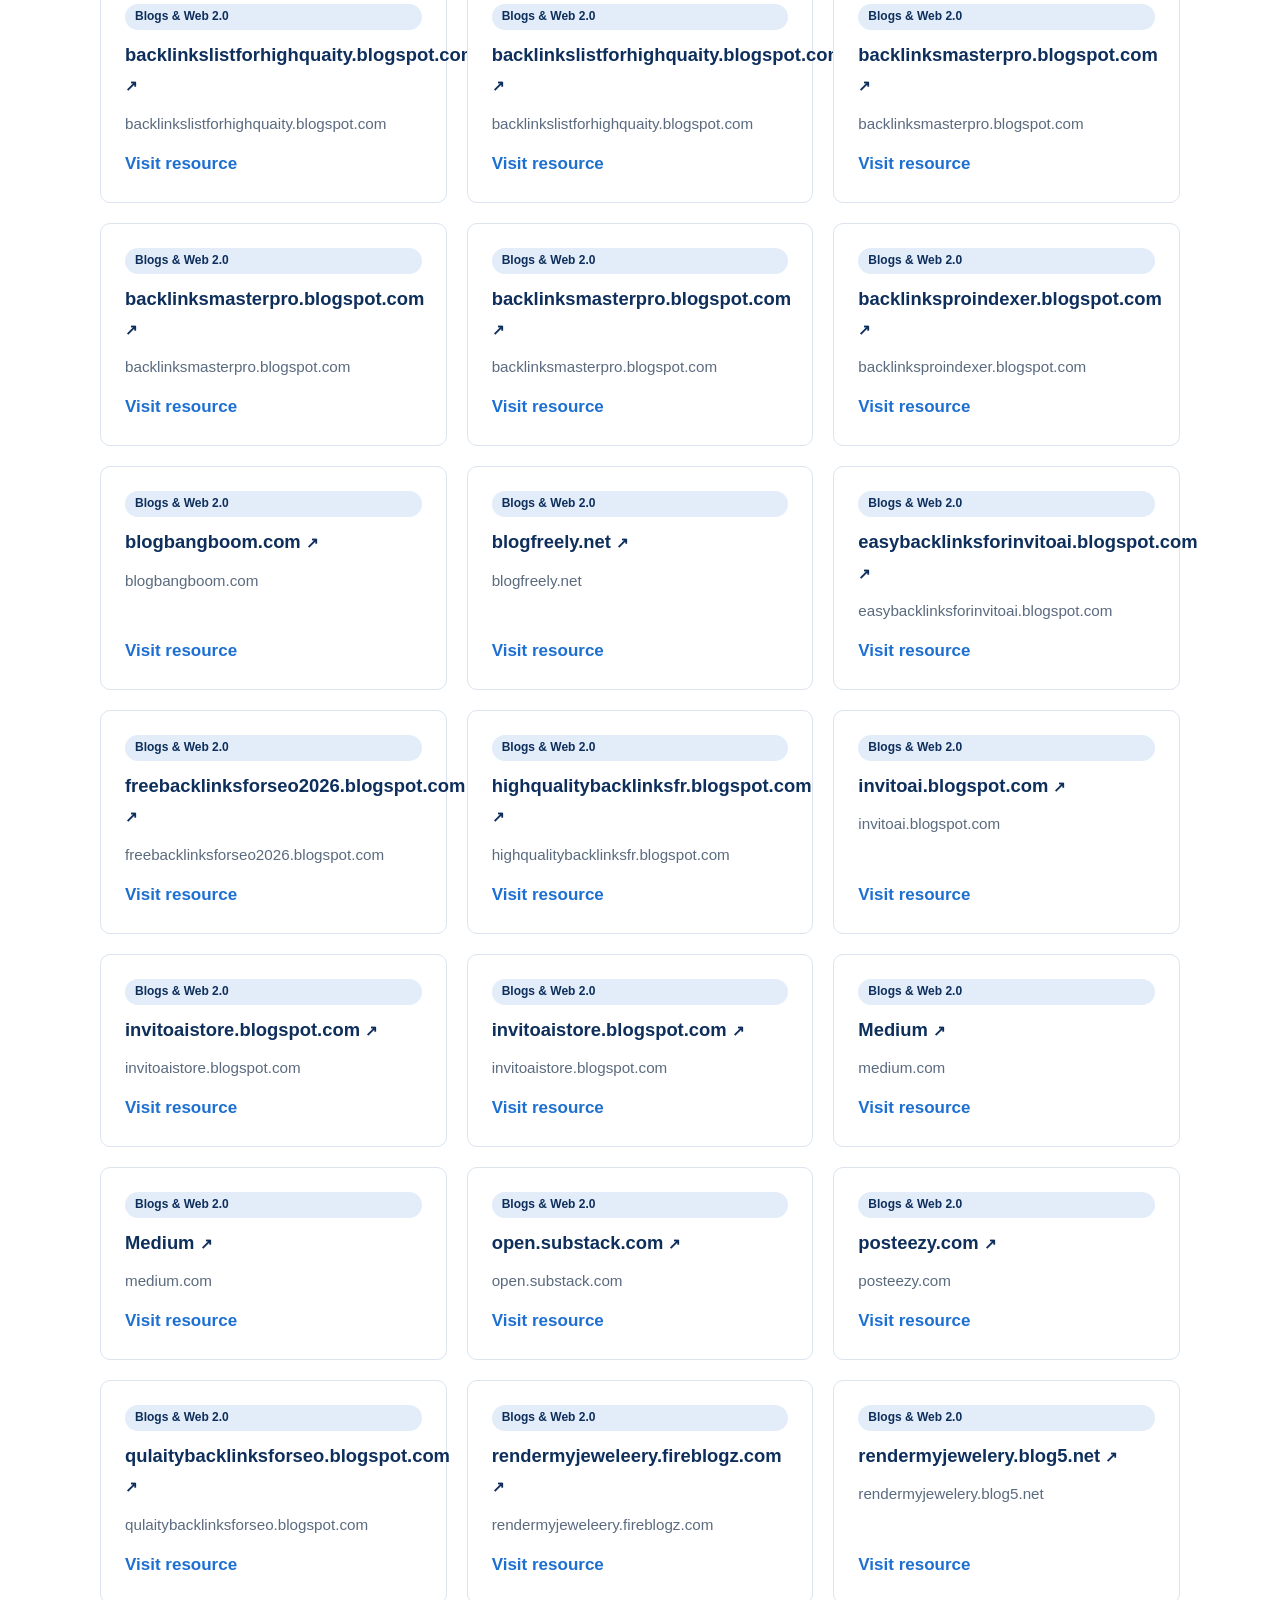
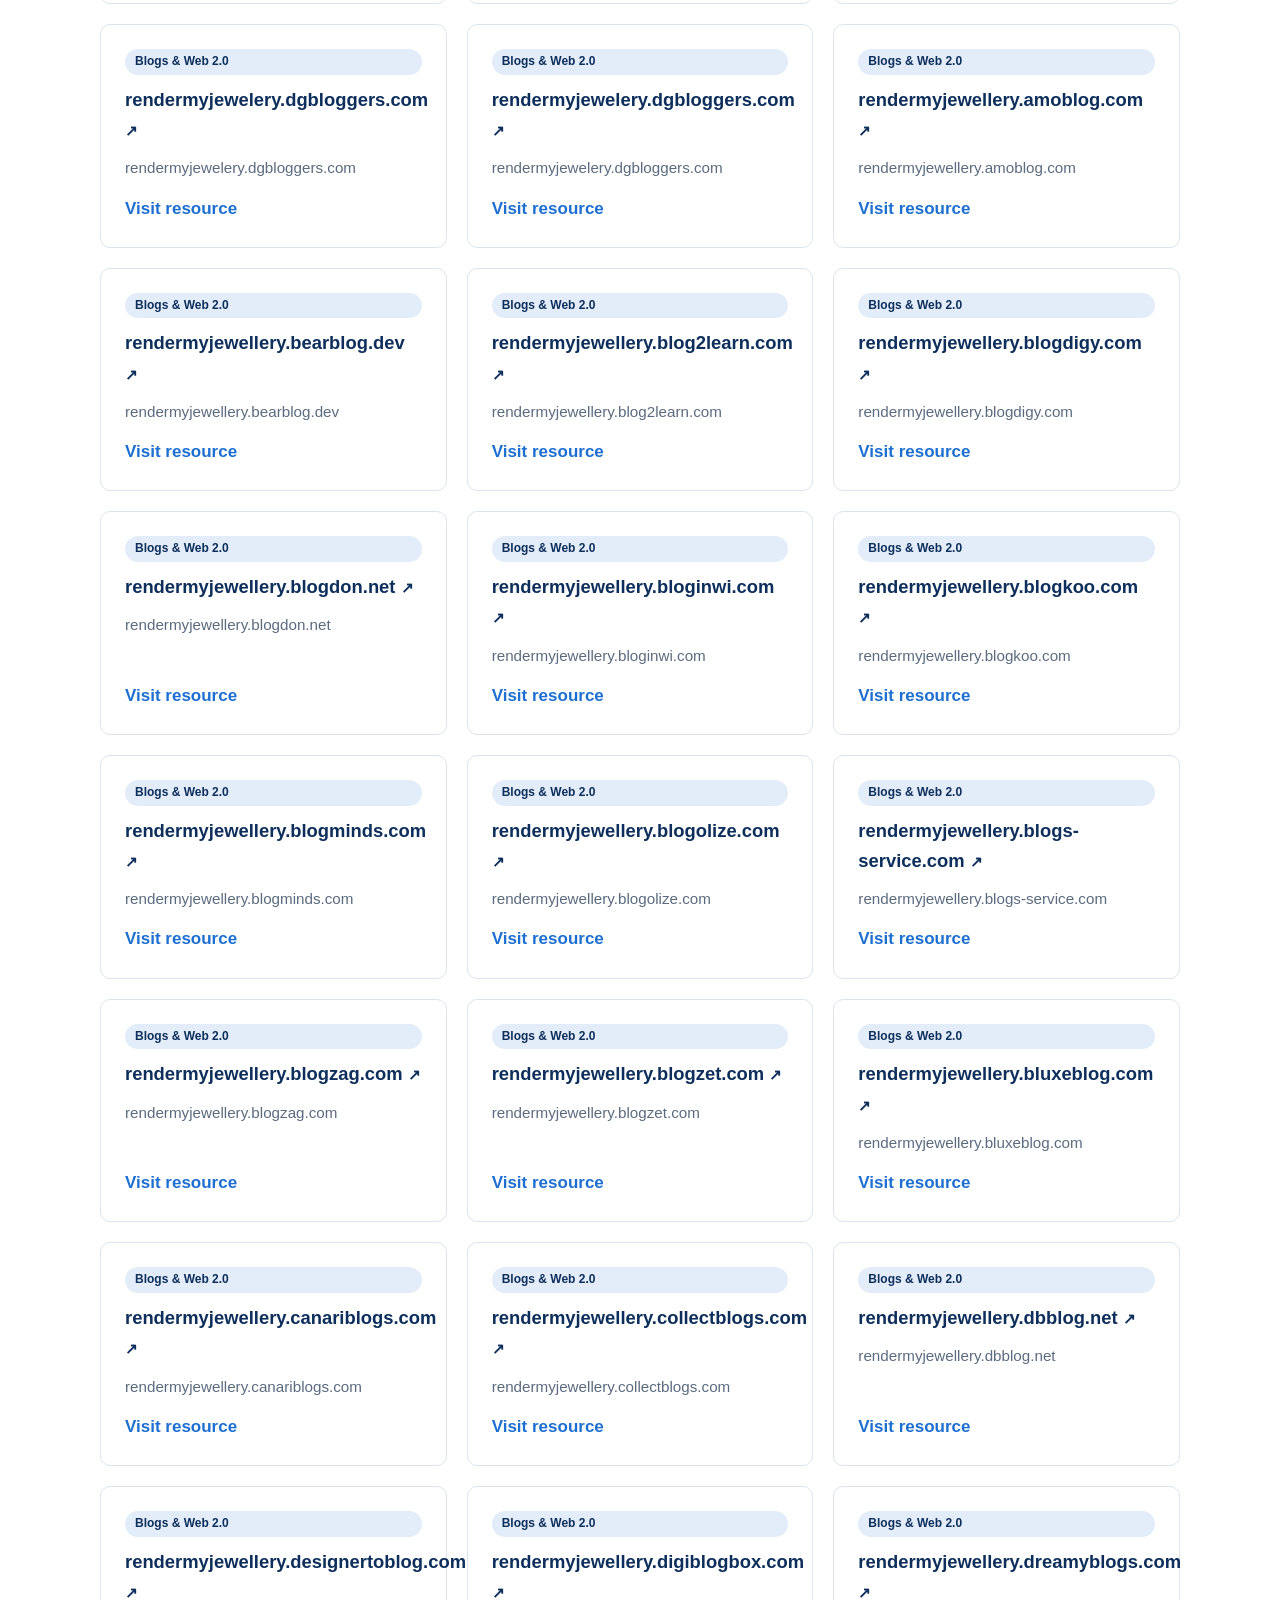
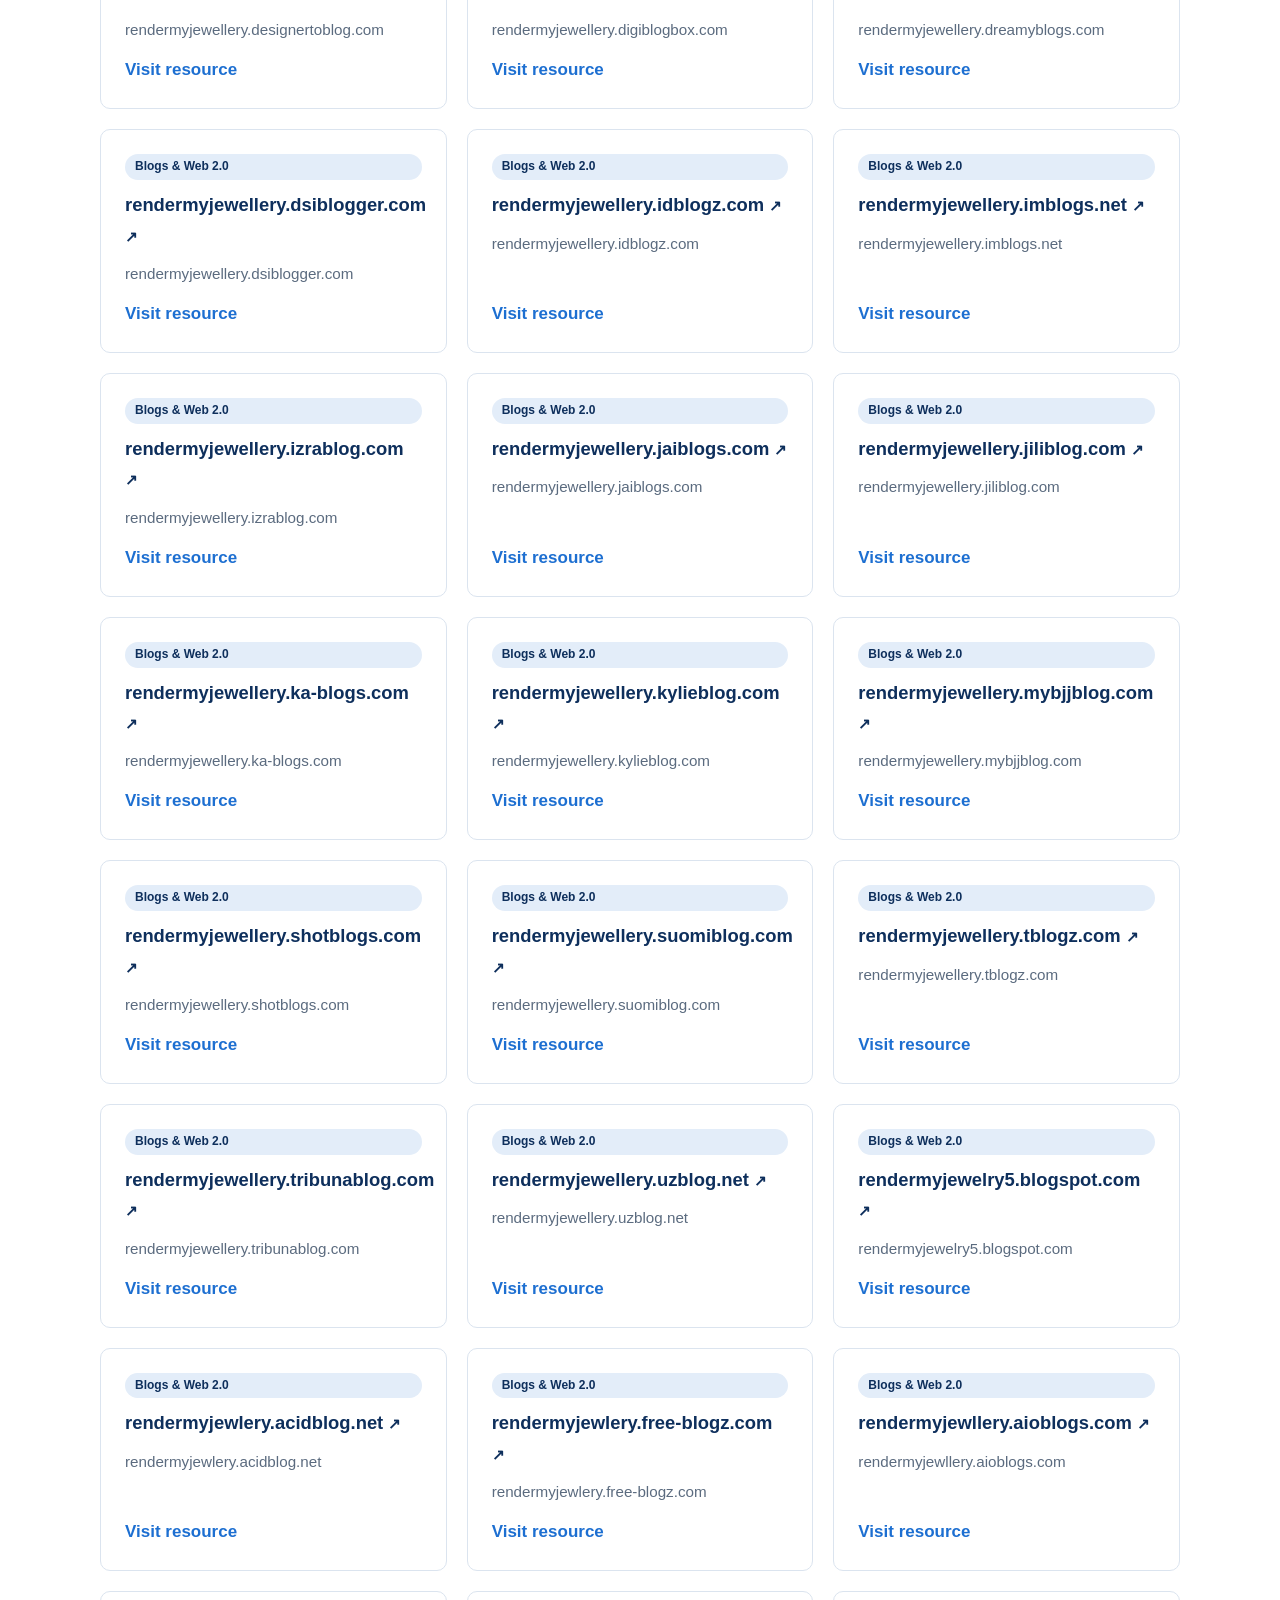
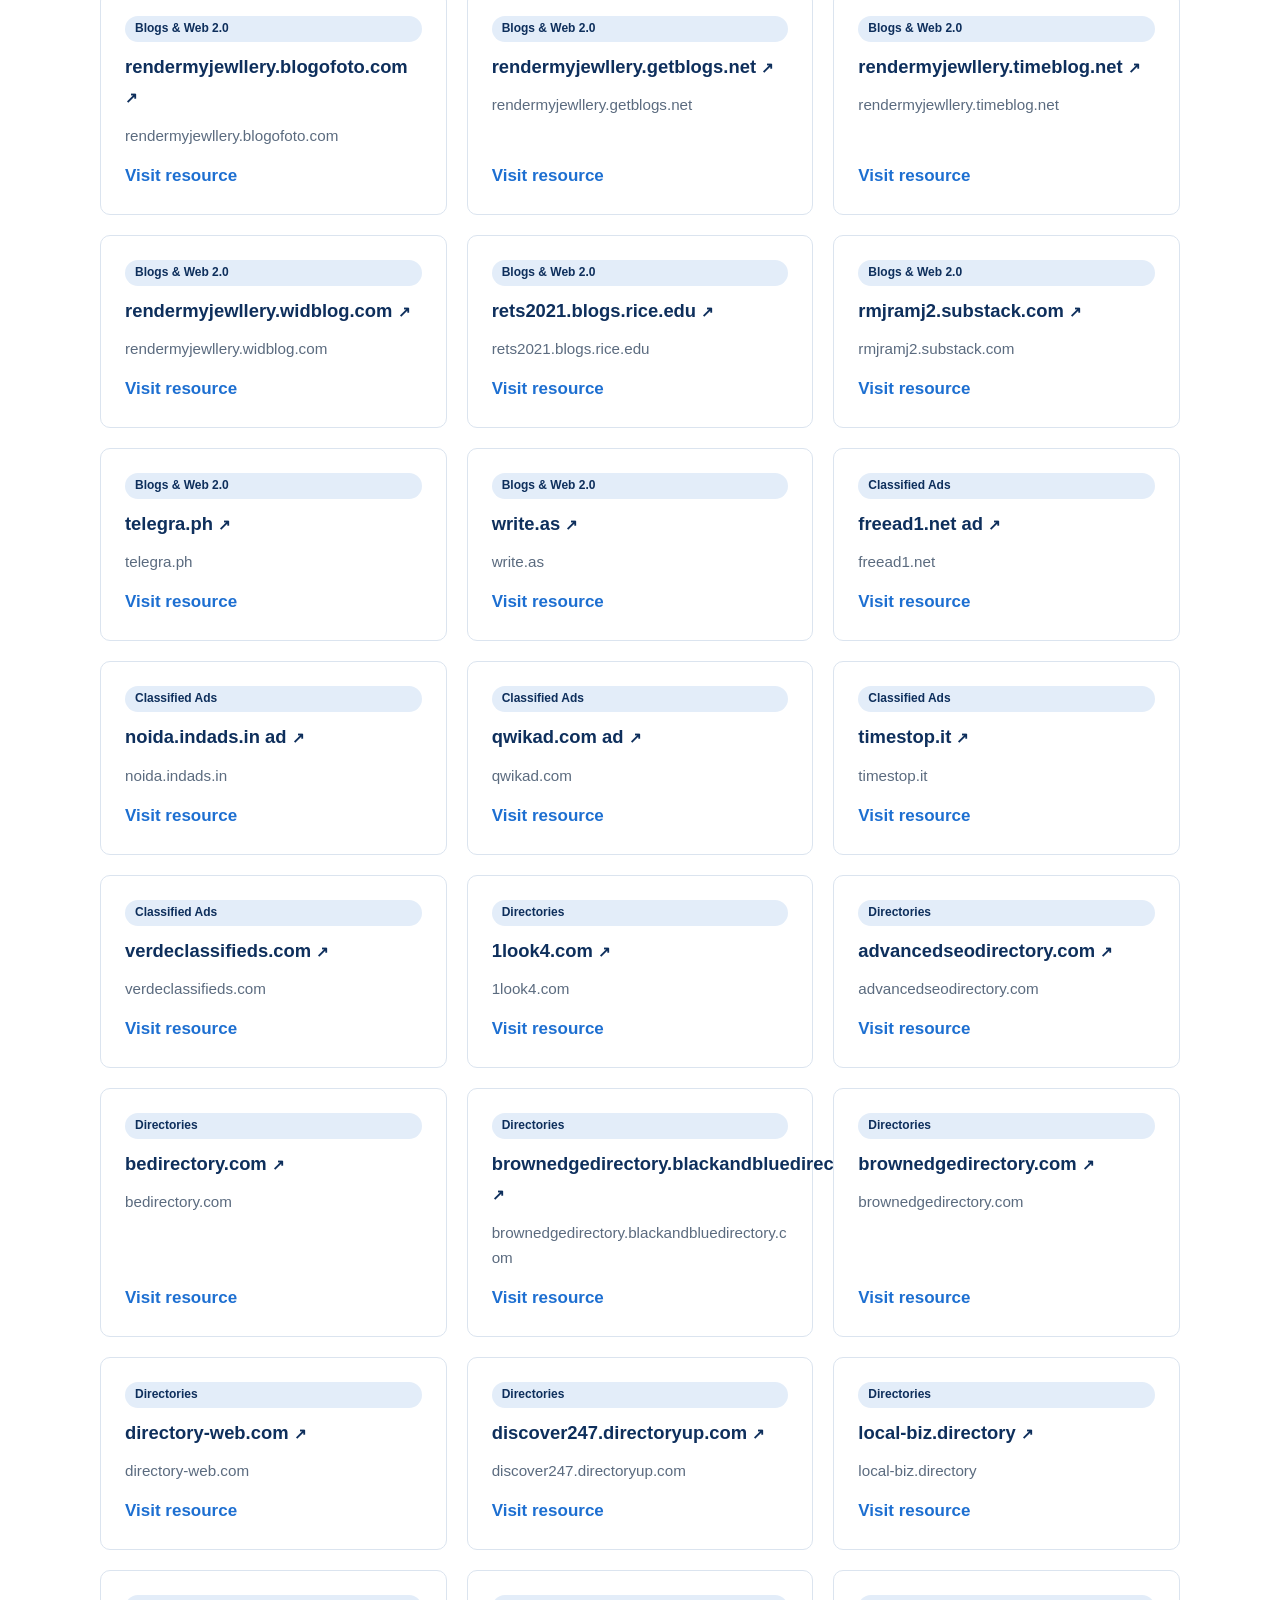
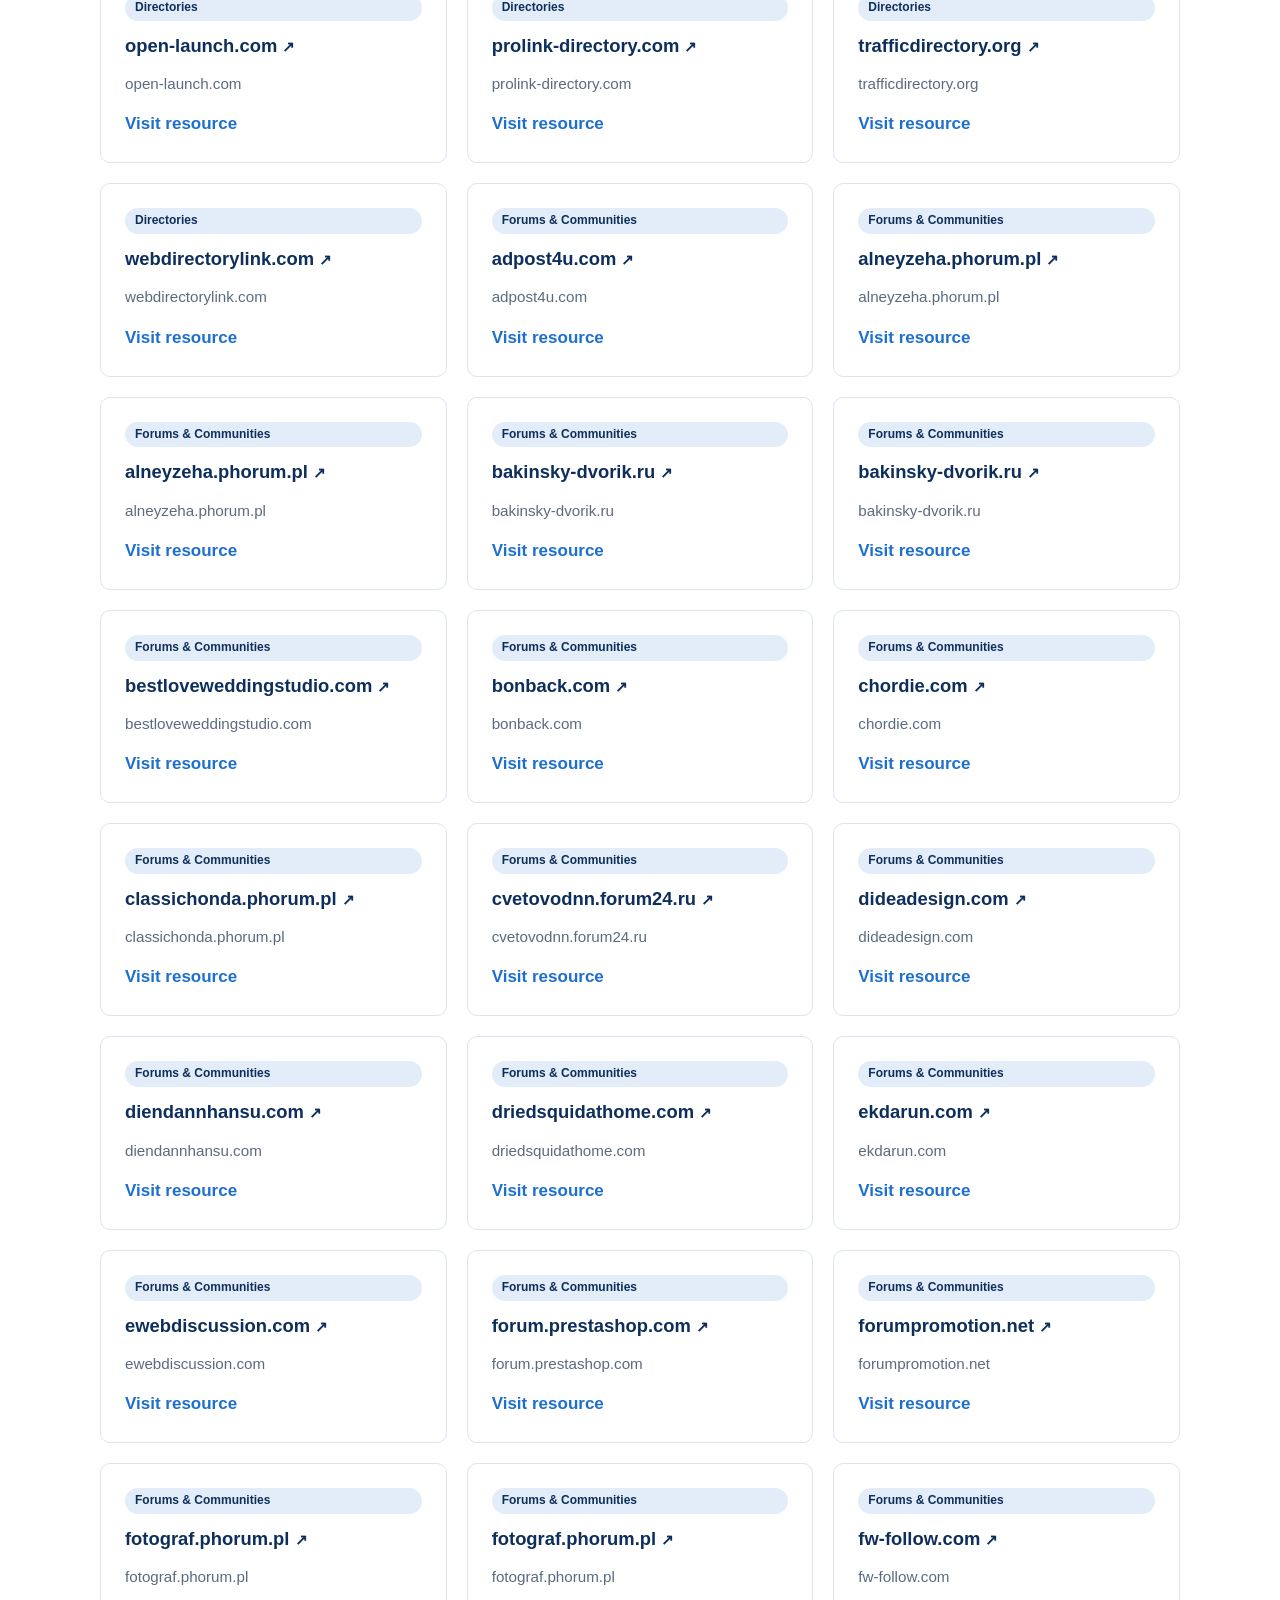
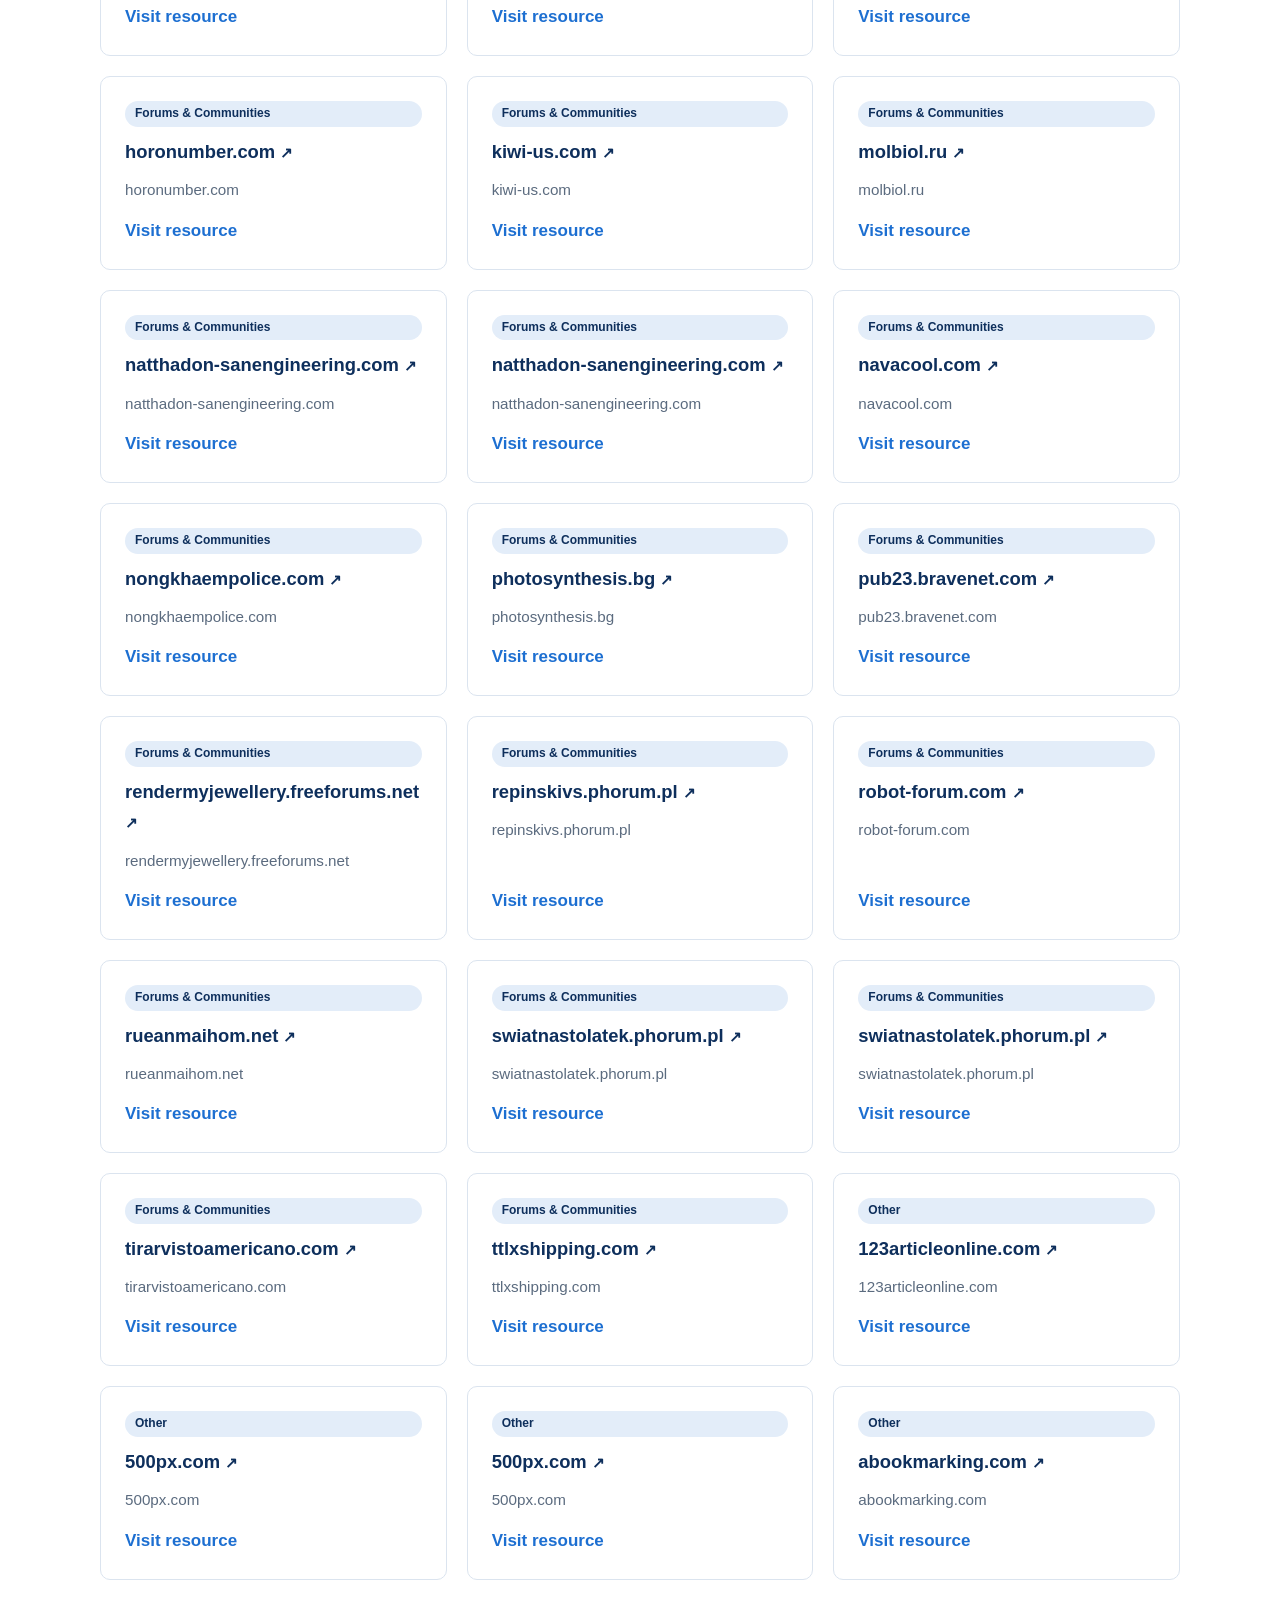
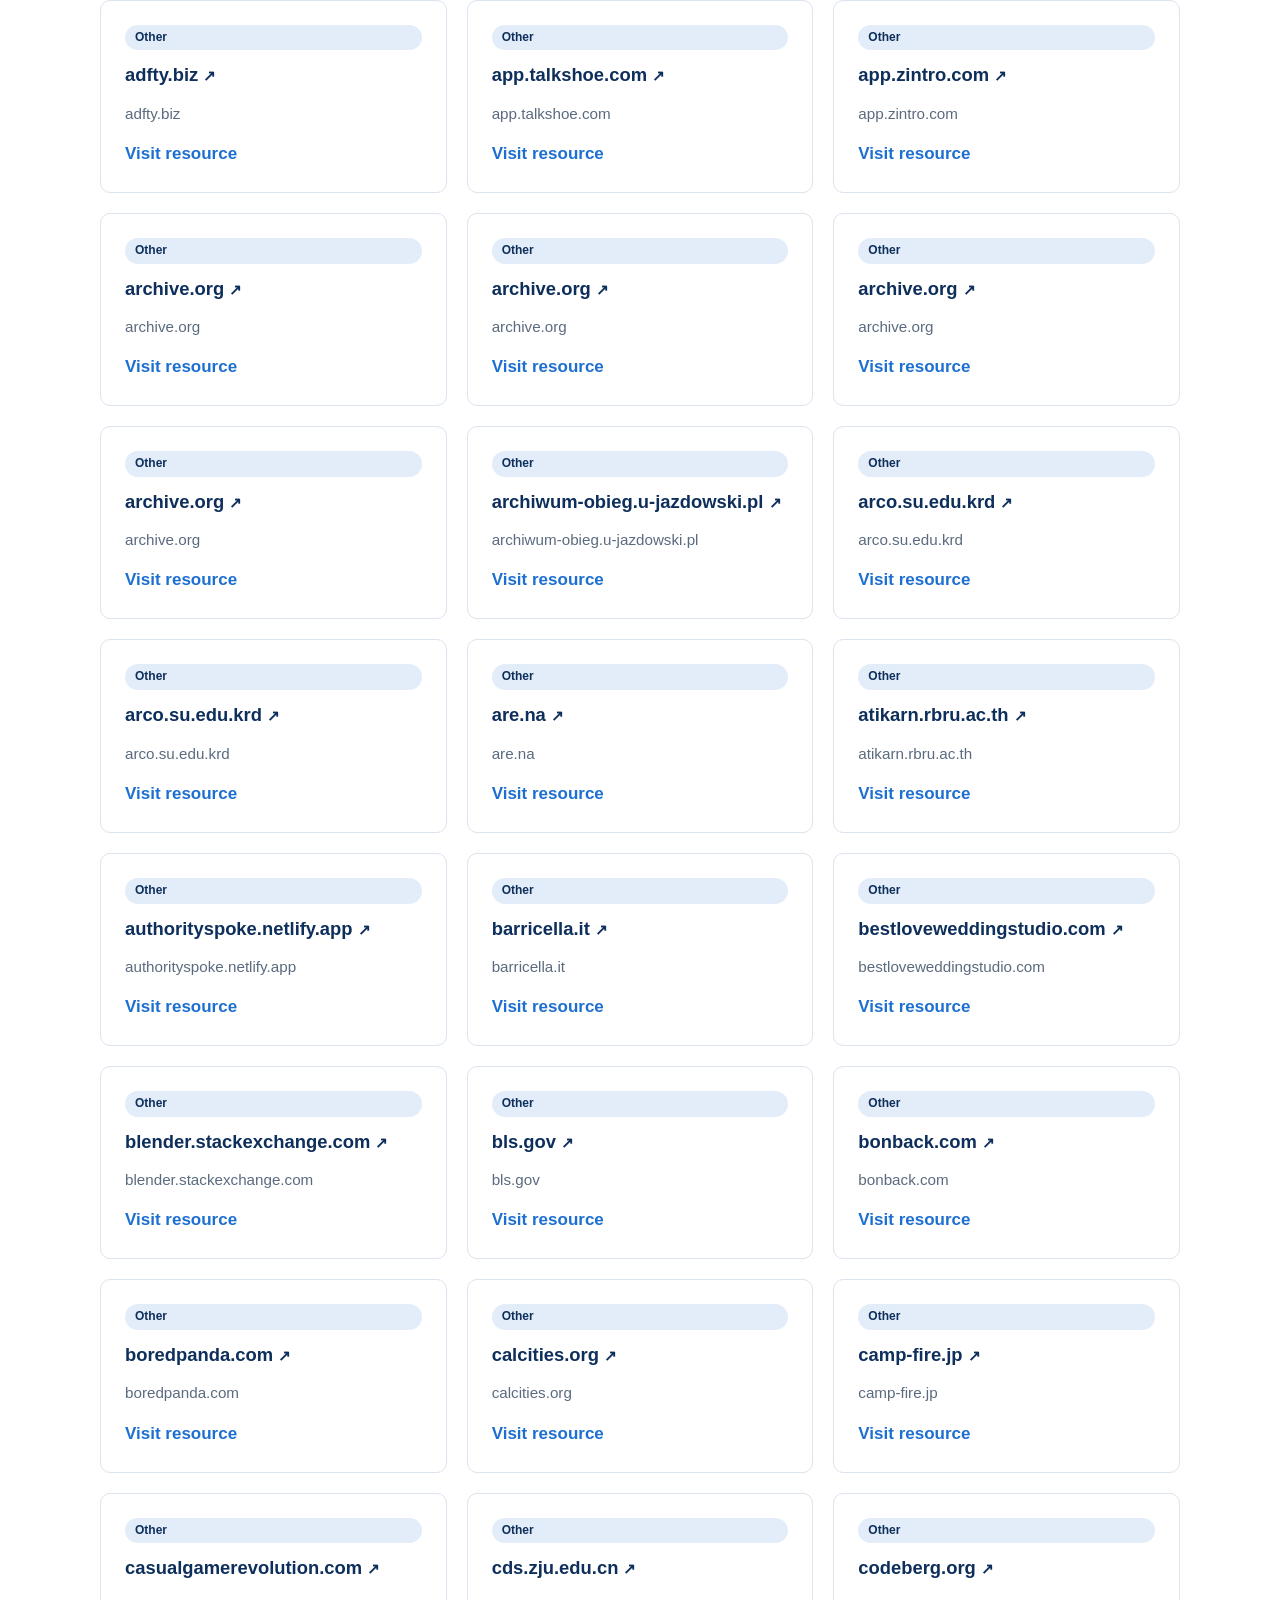
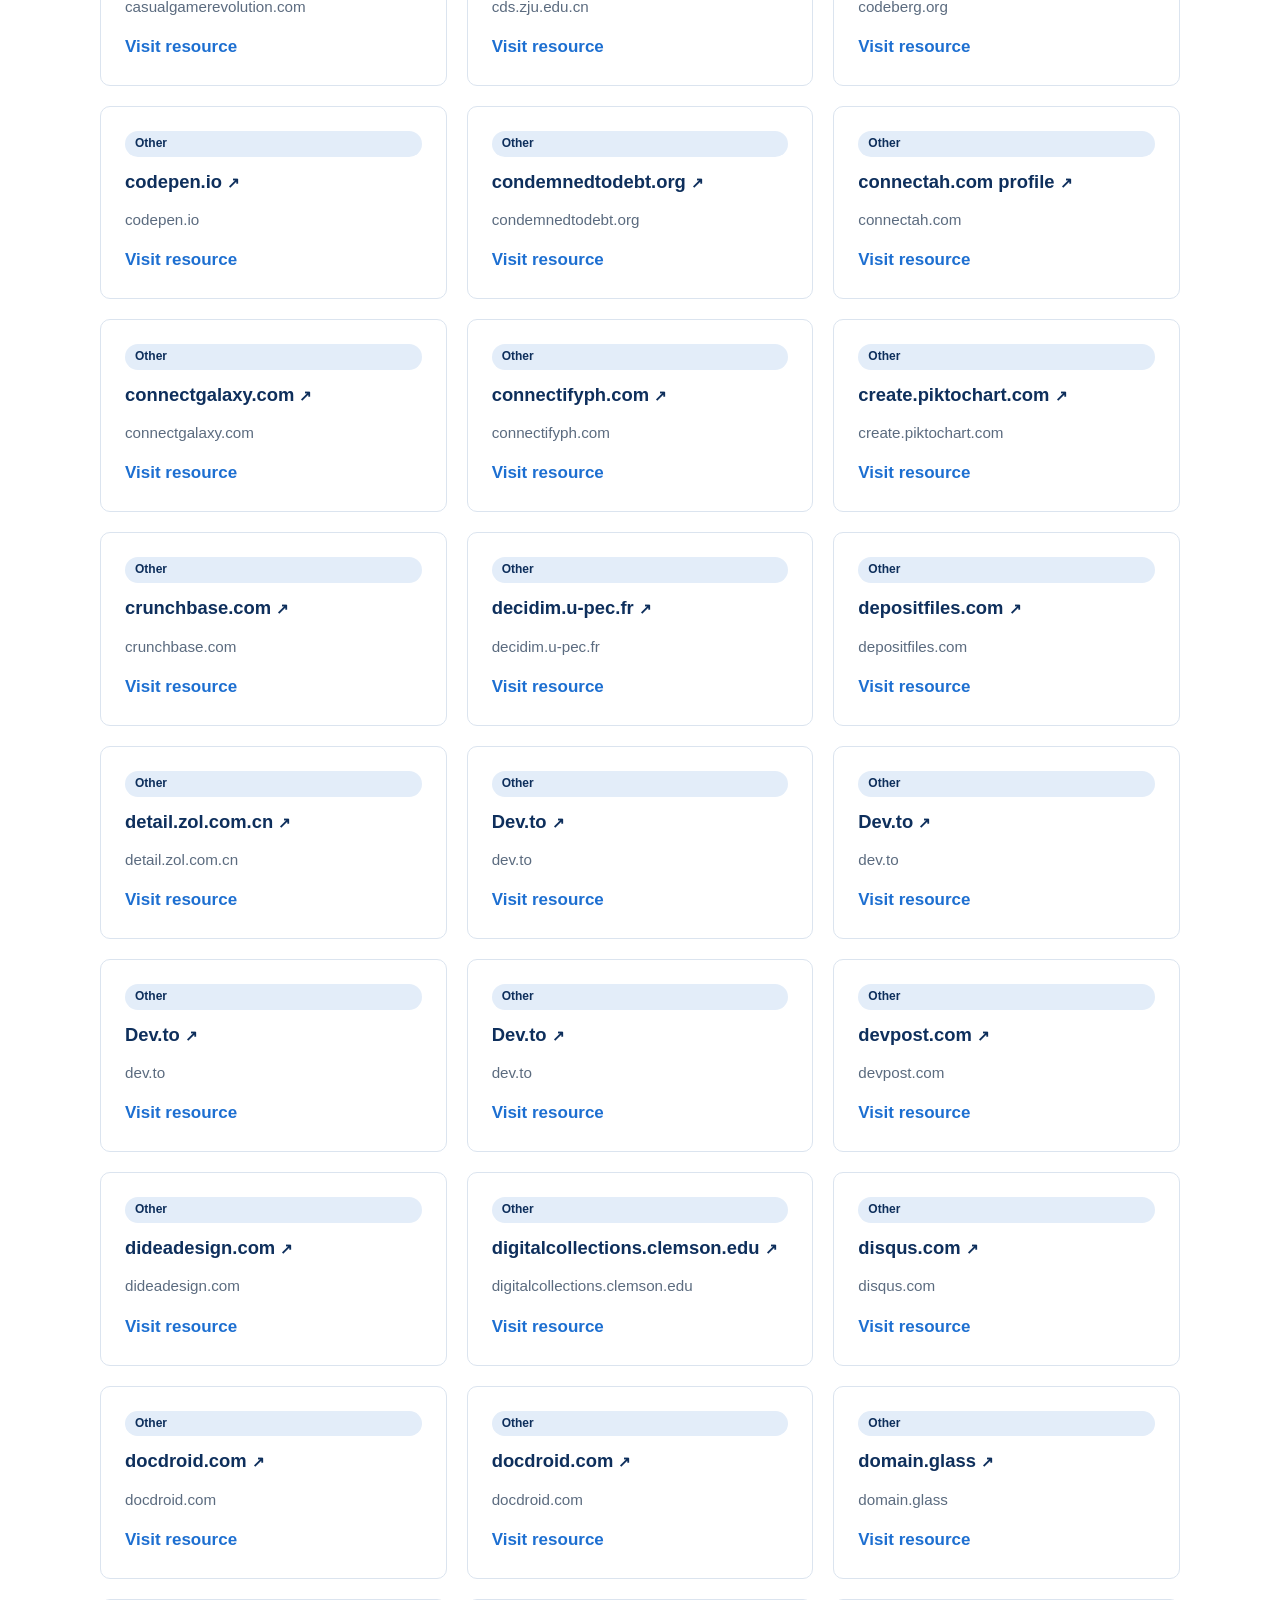
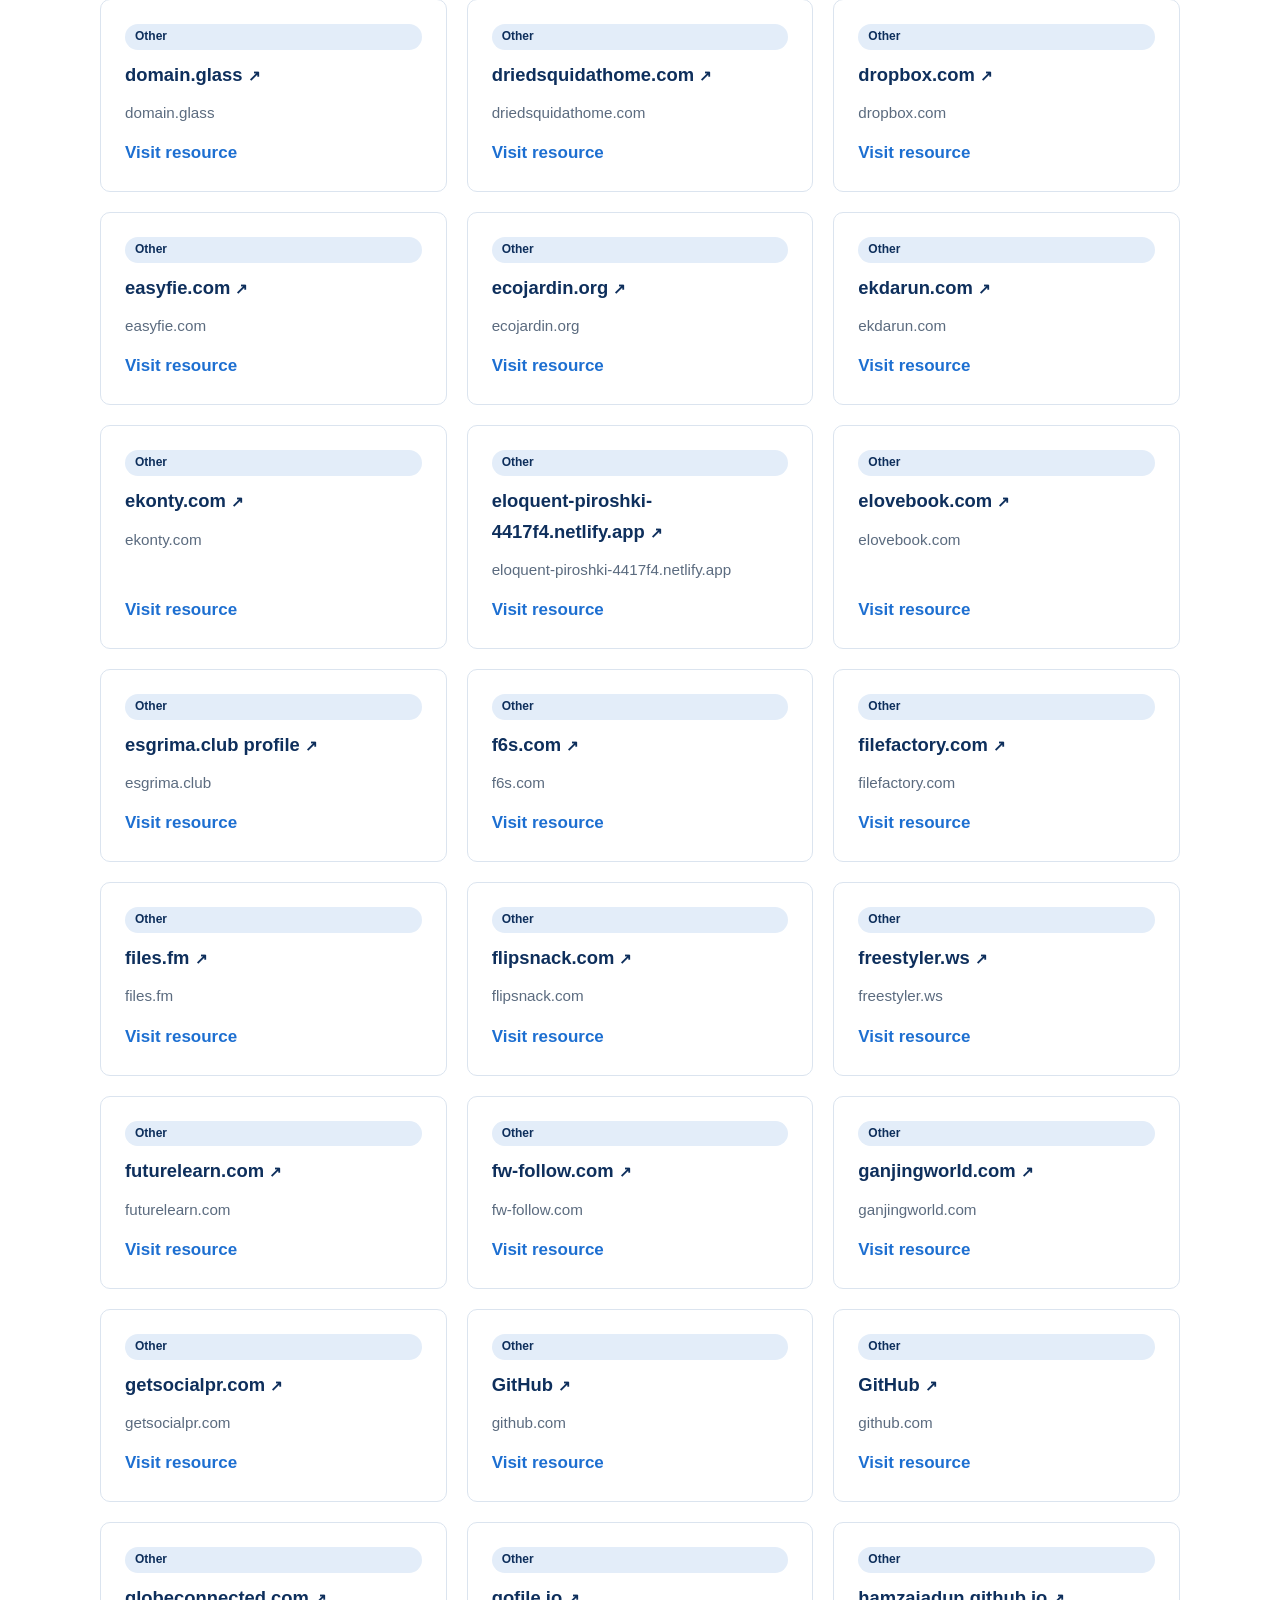
<file: resources.html>
<!DOCTYPE html>
<html lang="en">
<head>
  <meta charset="utf-8">
  <meta name="viewport" content="width=device-width, initial-scale=1">
  <title>Backlink Resources Directory — Hundreds of Link Building Sites | BacklinkForge</title>
  <meta name="description" content="Browse our free backlink resources directory: hundreds of platforms for profile backlinks, forums, blogs, directories, classified ads and more — searchable and filterable by category.">
  <link rel="canonical" href="https://backlinkforge.github.io/resources.html">
  <meta property="og:type" content="website">
  <meta property="og:site_name" content="BacklinkForge">
  <meta property="og:title" content="Backlink Resources Directory | BacklinkForge">
  <meta property="og:description" content="Hundreds of backlink platforms organised by category — profiles, forums, blogs, directories, classified ads. Searchable and filterable.">
  <meta property="og:url" content="https://backlinkforge.github.io/resources.html">
  <meta name="twitter:card" content="summary">
  <meta name="twitter:title" content="Backlink Resources Directory | BacklinkForge">
  <meta name="twitter:description" content="Hundreds of backlink platforms, organised by category with search and filters.">
  <link rel="stylesheet" href="assets/css/style.css">
</head>
<body>
  <a class="skip-link" href="#main">Skip to content</a>
  <header class="site-header">
    <div class="header-inner">
      <a class="brand" href="index.html"><span class="brand-mark" aria-hidden="true">B</span>BacklinkForge</a>
      <button class="nav-toggle" aria-expanded="false" aria-controls="main-nav">Menu</button>
      <nav class="main-nav" id="main-nav" aria-label="Main navigation">
        <ul>
          <li><a href="index.html">Home</a></li>
          <li><a href="about.html">About</a></li>
          <li><a href="services.html">Services</a></li>
          <li><a href="resources.html" aria-current="page">Resources</a></li>
          <li><a href="contact.html">Contact</a></li>
          <li class="has-dropdown">
            <span class="nav-parent" aria-haspopup="true">Our Sites &#9662;</span>
            <ul class="dropdown-menu">
              <li><a href="https://backlink-new-services.netlify.app/" target="_blank" rel="noopener noreferrer">Backlink New Services</a></li>
              <li><a href="https://authorityspoke.netlify.app/resources/" target="_blank" rel="noopener noreferrer">Authority Spoke</a></li>
              <li><a href="https://link-craft.netlify.app/" target="_blank" rel="noopener noreferrer">Link Craft</a></li>
              <li><a href="https://humza.is-a.dev/backlinksmaster2026.github.io/" target="_blank" rel="noopener noreferrer">Backlinks Master 2026</a></li>
            </ul>
          </li>
        </ul>
      </nav>
    </div>
  </header>

  <main id="main">
    <section class="page-hero">
      <div class="container">
        <h1>Backlink Resources Directory</h1>
        <p>Hundreds of platforms where you can build backlinks — organised by category, with live search and filters. External links open in a new tab.</p>
      </div>
    </section>

    <section class="section">
      <div class="container">
        <h2>What Are Backlinks — and Why They Matter</h2>
        <p>A backlink is simply a link from one website to another. Search engines treat backlinks as votes of confidence: when other sites link to a page, it signals that the page is worth attention. That is why backlinks remain one of the foundations of off-page SEO.</p>
        <p>Not all backlinks carry equal weight. A link from a website related to your niche usually matters more than dozens of links from unrelated sites. The clickable words of a link — its anchor text — should also read naturally. Links come in two broad kinds: "dofollow" links, which can pass ranking signals, and "nofollow" links, which do not pass those signals directly but can still bring visitors and make a link profile look natural. A healthy profile normally contains a mix of both.</p>
        <p>What hurts is the shortcut: automated submissions, link schemes, and spammy mass posting can damage a site's rankings instead of helping them. The links in this directory are meant to be built by hand, on real platforms, with complete and honest profiles.</p>
        <h2>Types of Backlinks in This Directory</h2>
        <p>The directory currently lists 488 resources, organised by the kind of link each platform supports:</p>
        <ul>
          <li><strong>Profile backlinks (119)</strong> — create a complete profile on a forum, community, or platform and add your website link to it.</li>
          <li><strong>Blogs &amp; Web 2.0 (71)</strong> — blogging and article platforms where you can publish content with links back to your site.</li>
          <li><strong>Forums &amp; Communities (37)</strong> — discussion platforms where genuine participation can earn profile and signature links, where the rules allow them.</li>
          <li><strong>Directories (12)</strong> — web and business directories that list your site with accurate name and contact details.</li>
          <li><strong>Social &amp; Bookmarks (17)</strong> — social and bookmarking sites for sharing and saving content with links.</li>
          <li><strong>Video &amp; Media (10)</strong> — video and image platforms that allow a website link on your profile or channel.</li>
          <li><strong>Classified Ads (5)</strong> — ad listing sites where a listing can carry a link to your website.</li>
          <li><strong>Other (217)</strong> — platforms that do not fit a single category above.</li>
        </ul>
        <p>Counts change as the directory is updated, so the numbers above are a snapshot, not a promise.</p>
      </div>
    </section>

    <section class="section">
      <div class="container">
        <div class="directory-tools" role="search" aria-label="Search backlink resources">
          <div>
            <label for="resource-search">Search</label><br>
            <input type="search" id="resource-search" placeholder="Search by name or site…" autocomplete="off">
          </div>
          <div>
            <label for="category-filter">Category</label><br>
            <select id="category-filter">
              <option value="">All categories</option>
            </select>
          </div>
        </div>
        <p class="result-count" id="result-count" aria-live="polite">Loading resources…</p>
        <div class="grid grid-3" id="resource-grid"></div>
        <noscript>
          <p>This directory needs JavaScript to display the resource list. The data file is available at <code>assets/data/resources.json</code>.</p>
        </noscript>
        <p style="margin-top:32px; color: var(--muted); font-size:.95rem;">Categories are assigned from evidence in each URL — no authority scores or traffic claims are invented. Platforms change their rules over time, so always review a site's terms before creating an account or posting links.</p>
      </div>
    </section>

    <section class="section section-soft faq">
      <div class="container">
        <h2>How to Use This Directory</h2>
        <p>Use the search box and category filter above to find platforms that fit your niche. Then work through them steadily rather than all at once: pick relevant platforms first, complete each profile properly with a real name, bio, and photo where the platform allows it, and always follow that platform's own rules about links. Vary your anchor text and link to different pages of your site, not only the homepage — that looks far more natural to both users and search engines.</p>
        <h2>Frequently Asked Questions</h2>
        <details>
          <summary>Will these backlinks guarantee higher rankings?</summary>
          <p>No. Rankings depend on many factors, including content quality, on-page SEO, and competition. Backlinks are one part of off-page SEO, not a guarantee of any position.</p>
        </details>
        <details>
          <summary>Are all the links in this directory "dofollow"?</summary>
          <p>No. It varies by platform, and many profile and forum links are nofollow. A natural mix of dofollow and nofollow links is normal, and nofollow links can still bring referral visitors.</p>
        </details>
        <details>
          <summary>Is the directory free to browse?</summary>
          <p>Yes. Searching and filtering the full list costs nothing. Most platforms themselves are free to join, though some offer paid upgrades you do not need for a basic listing.</p>
        </details>
        <details>
          <summary>Do I need an account on each platform?</summary>
          <p>On most of them, yes — you need an account to create a profile, publish, or post. Use accurate details and a consistent brand name across platforms.</p>
        </details>
        <p style="margin-top:24px;">Need the links built for you instead? <a href="services.html">See our manual backlink building services</a> or <a href="contact.html">contact us</a> with your website and goals.</p>
      </div>
    </section>
  </main>

  <footer class="site-footer">
    <div class="container">
      <div class="footer-grid">
        <div>
          <h3>BacklinkForge</h3>
          <p>Manual backlink building and off-page SEO support for websites that want sustainable growth.</p>
        </div>
        <div>
          <h3>Services</h3>
          <ul>
            <li><a href="services.html#profile-backlinks">Profile Backlink Building</a></li>
            <li><a href="services.html#directory-submissions">Directory Submissions</a></li>
            <li><a href="services.html#guest-posts">Guest Post Opportunities</a></li>
            <li><a href="services.html#link-prospecting">Link Prospecting &amp; Research</a></li>
          </ul>
        </div>
        <div>
          <h3>Company</h3>
          <ul>
            <li><a href="about.html">About</a></li>
            <li><a href="resources.html">Backlink Resources</a></li>
            <li><a href="contact.html">Contact</a></li>
            <li><a href="privacy.html">Privacy Policy</a></li>
            <li><a href="terms.html">Terms &amp; Conditions</a></li>
          </ul>
        </div>
        <div>
          <h3>Our Sites</h3>
          <ul>
            <li><a href="https://backlink-new-services.netlify.app/" target="_blank" rel="noopener noreferrer">Backlink New Services</a></li>
            <li><a href="https://authorityspoke.netlify.app/resources/" target="_blank" rel="noopener noreferrer">Authority Spoke</a></li>
            <li><a href="https://link-craft.netlify.app/" target="_blank" rel="noopener noreferrer">Link Craft</a></li>
            <li><a href="https://humza.is-a.dev/backlinksmaster2026.github.io/" target="_blank" rel="noopener noreferrer">Backlinks Master 2026</a></li>
          </ul>
        </div>
      </div>
      <div class="footer-bottom">
        <span>&copy; <span id="year">2026</span> BacklinkForge. All rights reserved.</span>
        <span><a href="privacy.html">Privacy Policy</a> &middot; <a href="terms.html">Terms &amp; Conditions</a></span>
      </div>
    </div>
  </footer>
  <script src="assets/js/main.js"></script>
  <script src="assets/js/resources.js"></script>
</body>
</html>
</file>
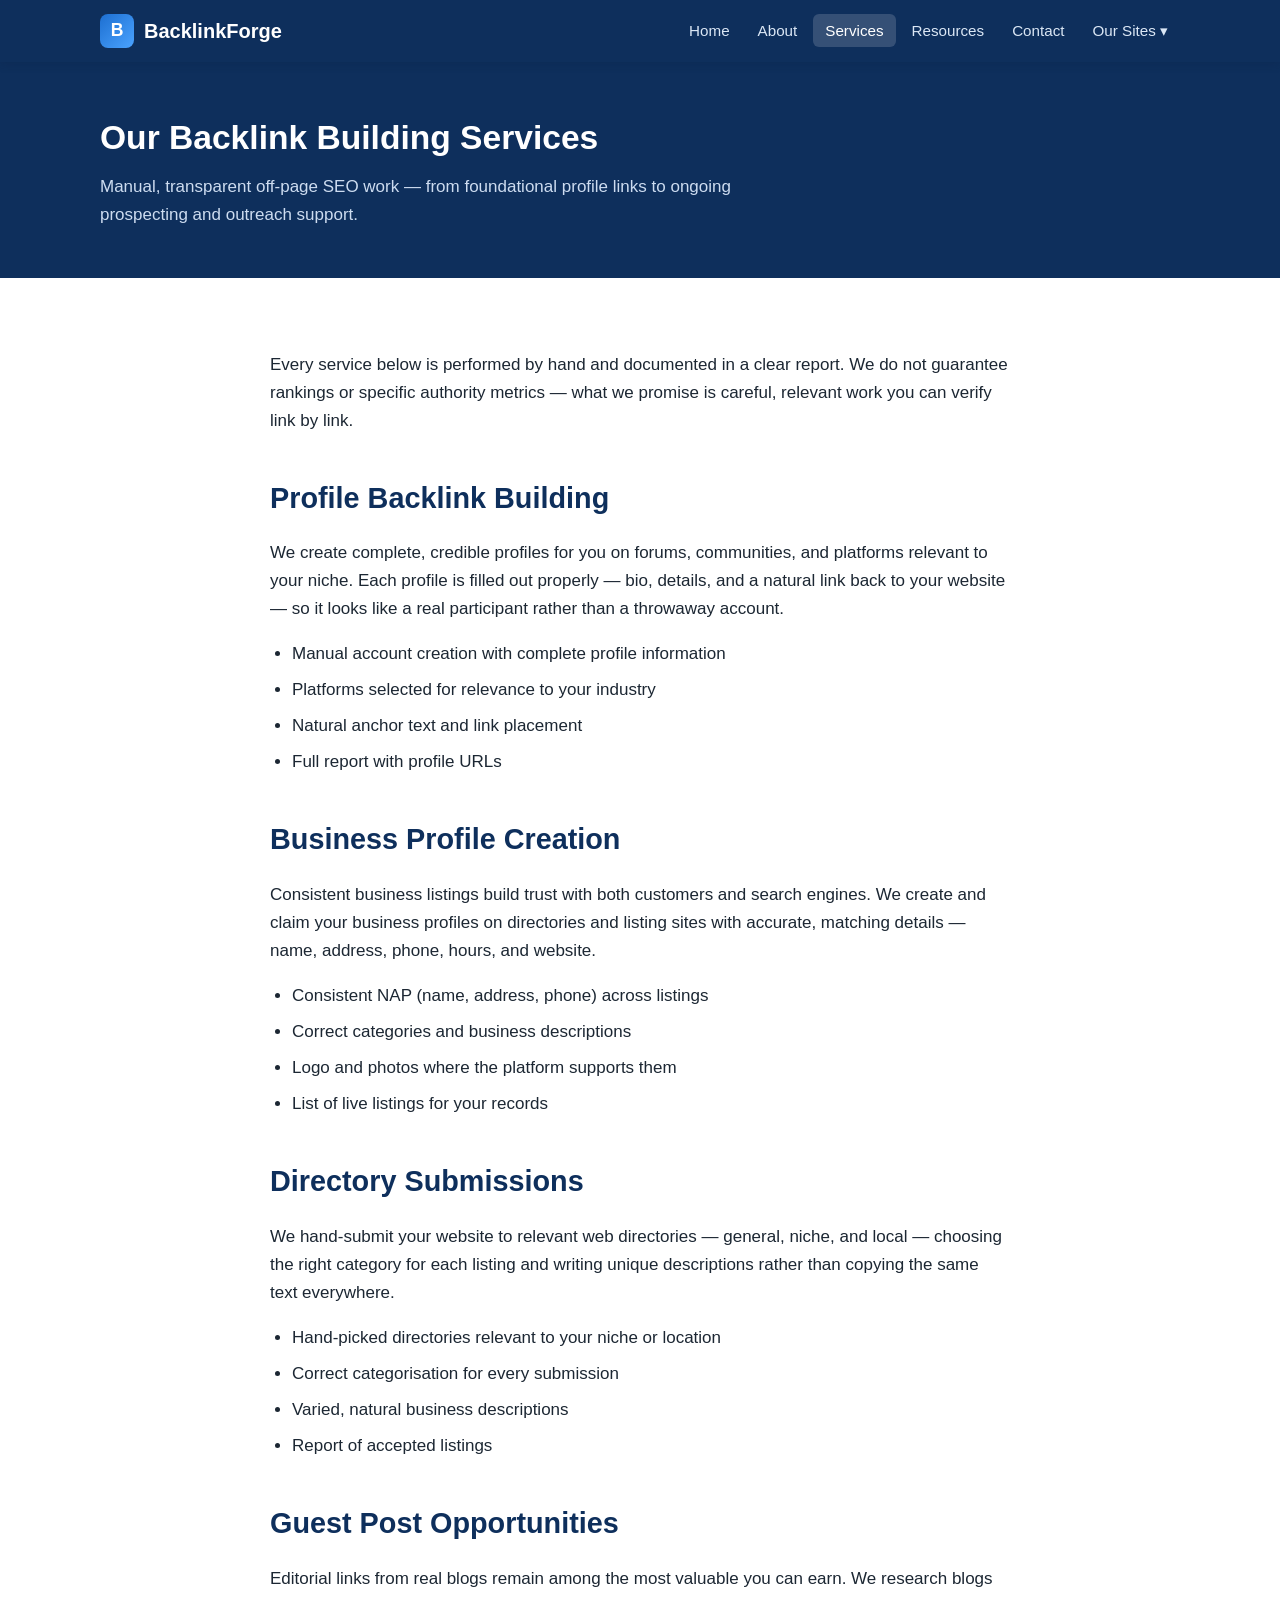
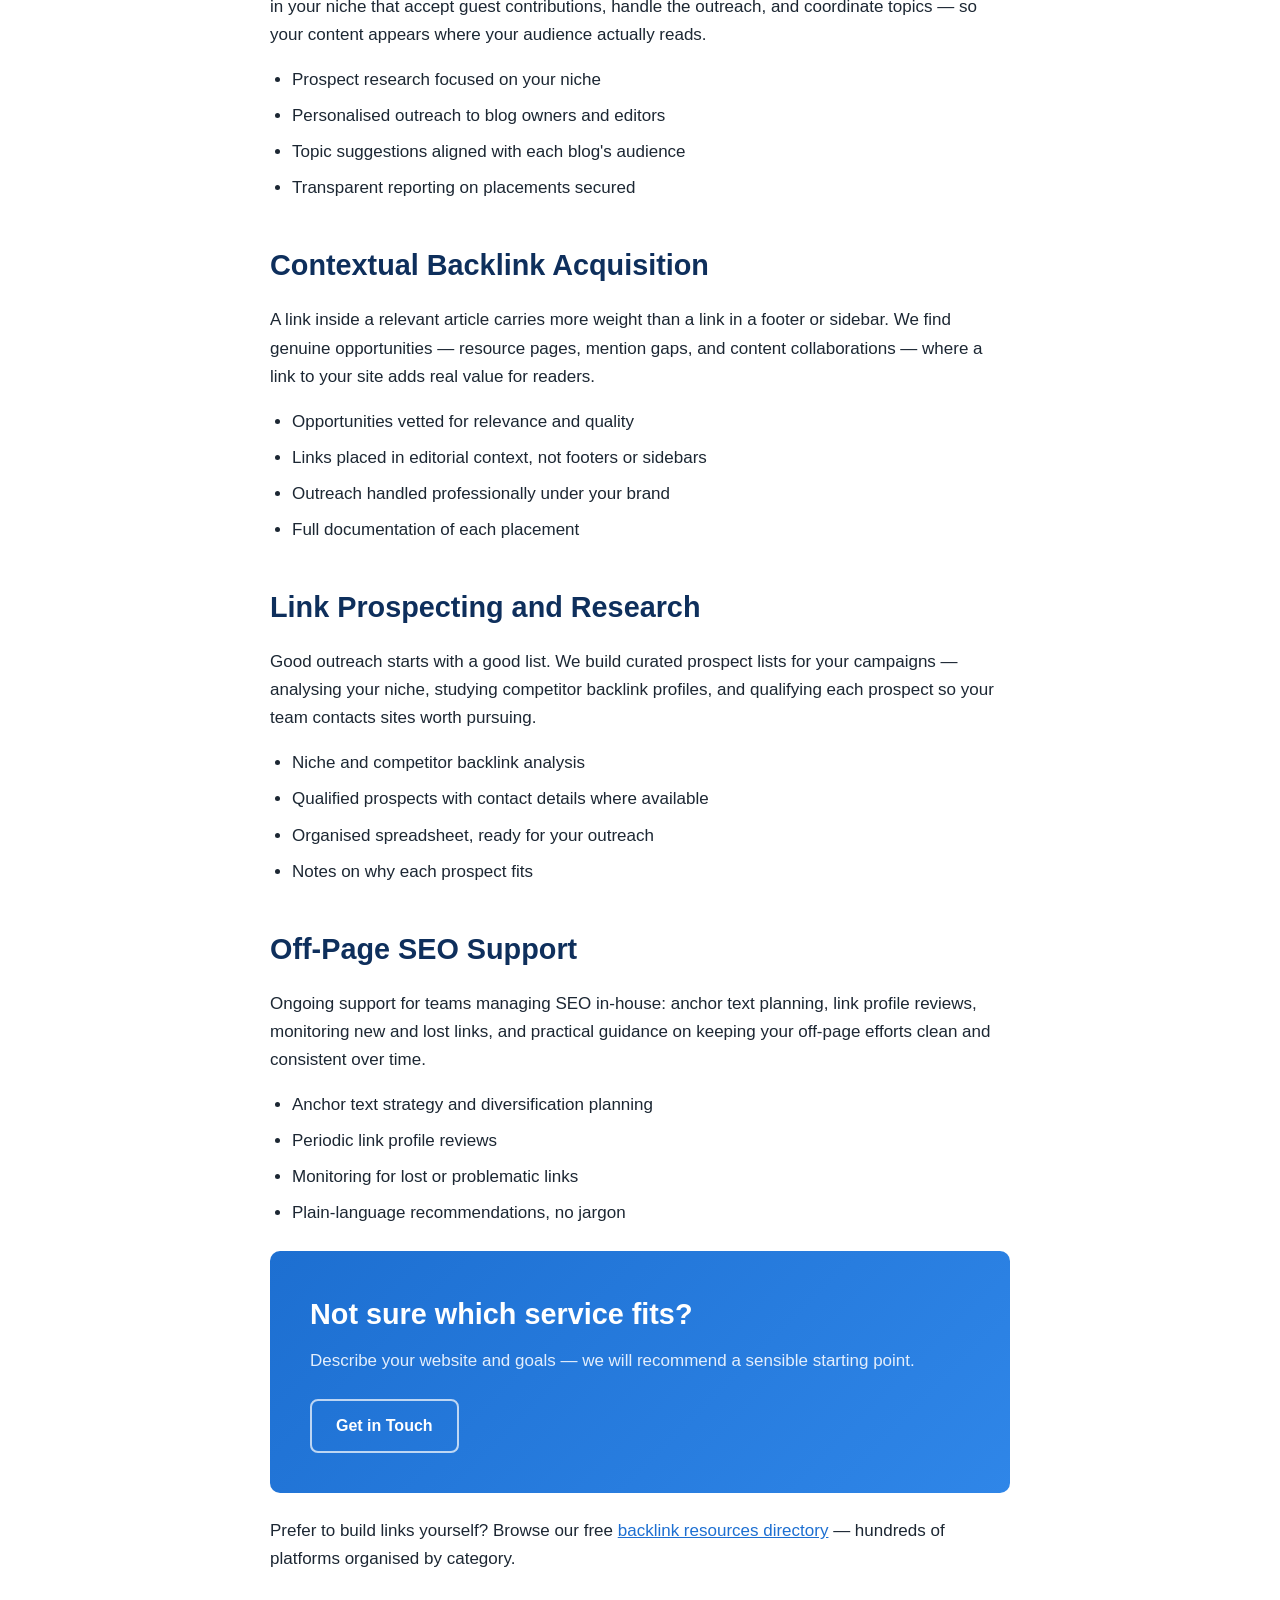
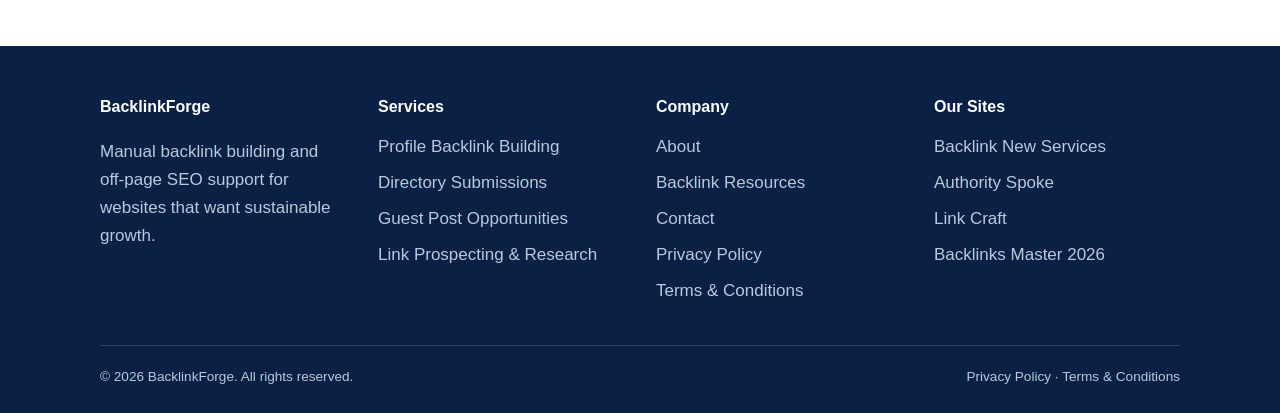
<file: services.html>
<!DOCTYPE html>
<html lang="en">
<head>
  <meta charset="utf-8">
  <meta name="viewport" content="width=device-width, initial-scale=1">
  <title>Backlink Building Services — Profiles, Directories, Guest Posts | BacklinkForge</title>
  <meta name="description" content="BacklinkForge services: profile backlink building, business profile creation, directory submissions, guest post outreach, contextual backlinks, link prospecting research, and off-page SEO support.">
  <link rel="canonical" href="https://backlinkforge.github.io/services.html">
  <meta property="og:type" content="website">
  <meta property="og:site_name" content="BacklinkForge">
  <meta property="og:title" content="Backlink Building Services | BacklinkForge">
  <meta property="og:description" content="Profile backlinks, business profiles, directory submissions, guest post outreach, contextual links, prospecting research, and off-page SEO support.">
  <meta property="og:url" content="https://backlinkforge.github.io/services.html">
  <meta name="twitter:card" content="summary">
  <meta name="twitter:title" content="Backlink Building Services | BacklinkForge">
  <meta name="twitter:description" content="Manual link building: profiles, directories, guest posts, contextual links, and prospect research.">
  <link rel="stylesheet" href="assets/css/style.css">
</head>
<body>
  <a class="skip-link" href="#main">Skip to content</a>
  <header class="site-header">
    <div class="header-inner">
      <a class="brand" href="index.html"><span class="brand-mark" aria-hidden="true">B</span>BacklinkForge</a>
      <button class="nav-toggle" aria-expanded="false" aria-controls="main-nav">Menu</button>
      <nav class="main-nav" id="main-nav" aria-label="Main navigation">
        <ul>
          <li><a href="index.html">Home</a></li>
          <li><a href="about.html">About</a></li>
          <li><a href="services.html" aria-current="page">Services</a></li>
          <li><a href="resources.html">Resources</a></li>
          <li><a href="contact.html">Contact</a></li>
          <li class="has-dropdown">
            <span class="nav-parent" aria-haspopup="true">Our Sites &#9662;</span>
            <ul class="dropdown-menu">
              <li><a href="https://backlink-new-services.netlify.app/" target="_blank" rel="noopener noreferrer">Backlink New Services</a></li>
              <li><a href="https://authorityspoke.netlify.app/resources/" target="_blank" rel="noopener noreferrer">Authority Spoke</a></li>
              <li><a href="https://link-craft.netlify.app/" target="_blank" rel="noopener noreferrer">Link Craft</a></li>
              <li><a href="https://humza.is-a.dev/backlinksmaster2026.github.io/" target="_blank" rel="noopener noreferrer">Backlinks Master 2026</a></li>
            </ul>
          </li>
        </ul>
      </nav>
    </div>
  </header>

  <main id="main">
    <section class="page-hero">
      <div class="container">
        <h1>Our Backlink Building Services</h1>
        <p>Manual, transparent off-page SEO work — from foundational profile links to ongoing prospecting and outreach support.</p>
      </div>
    </section>

    <section class="section">
      <div class="container prose">
        <p>Every service below is performed by hand and documented in a clear report. We do not guarantee rankings or specific authority metrics — what we promise is careful, relevant work you can verify link by link.</p>

        <h2 id="profile-backlinks">Profile Backlink Building</h2>
        <p>We create complete, credible profiles for you on forums, communities, and platforms relevant to your niche. Each profile is filled out properly — bio, details, and a natural link back to your website — so it looks like a real participant rather than a throwaway account.</p>
        <ul>
          <li>Manual account creation with complete profile information</li>
          <li>Platforms selected for relevance to your industry</li>
          <li>Natural anchor text and link placement</li>
          <li>Full report with profile URLs</li>
        </ul>

        <h2 id="business-profiles">Business Profile Creation</h2>
        <p>Consistent business listings build trust with both customers and search engines. We create and claim your business profiles on directories and listing sites with accurate, matching details — name, address, phone, hours, and website.</p>
        <ul>
          <li>Consistent NAP (name, address, phone) across listings</li>
          <li>Correct categories and business descriptions</li>
          <li>Logo and photos where the platform supports them</li>
          <li>List of live listings for your records</li>
        </ul>

        <h2 id="directory-submissions">Directory Submissions</h2>
        <p>We hand-submit your website to relevant web directories — general, niche, and local — choosing the right category for each listing and writing unique descriptions rather than copying the same text everywhere.</p>
        <ul>
          <li>Hand-picked directories relevant to your niche or location</li>
          <li>Correct categorisation for every submission</li>
          <li>Varied, natural business descriptions</li>
          <li>Report of accepted listings</li>
        </ul>

        <h2 id="guest-posts">Guest Post Opportunities</h2>
        <p>Editorial links from real blogs remain among the most valuable you can earn. We research blogs in your niche that accept guest contributions, handle the outreach, and coordinate topics — so your content appears where your audience actually reads.</p>
        <ul>
          <li>Prospect research focused on your niche</li>
          <li>Personalised outreach to blog owners and editors</li>
          <li>Topic suggestions aligned with each blog's audience</li>
          <li>Transparent reporting on placements secured</li>
        </ul>

        <h2 id="contextual-backlinks">Contextual Backlink Acquisition</h2>
        <p>A link inside a relevant article carries more weight than a link in a footer or sidebar. We find genuine opportunities — resource pages, mention gaps, and content collaborations — where a link to your site adds real value for readers.</p>
        <ul>
          <li>Opportunities vetted for relevance and quality</li>
          <li>Links placed in editorial context, not footers or sidebars</li>
          <li>Outreach handled professionally under your brand</li>
          <li>Full documentation of each placement</li>
        </ul>

        <h2 id="link-prospecting">Link Prospecting and Research</h2>
        <p>Good outreach starts with a good list. We build curated prospect lists for your campaigns — analysing your niche, studying competitor backlink profiles, and qualifying each prospect so your team contacts sites worth pursuing.</p>
        <ul>
          <li>Niche and competitor backlink analysis</li>
          <li>Qualified prospects with contact details where available</li>
          <li>Organised spreadsheet, ready for your outreach</li>
          <li>Notes on why each prospect fits</li>
        </ul>

        <h2 id="off-page-seo">Off-Page SEO Support</h2>
        <p>Ongoing support for teams managing SEO in-house: anchor text planning, link profile reviews, monitoring new and lost links, and practical guidance on keeping your off-page efforts clean and consistent over time.</p>
        <ul>
          <li>Anchor text strategy and diversification planning</li>
          <li>Periodic link profile reviews</li>
          <li>Monitoring for lost or problematic links</li>
          <li>Plain-language recommendations, no jargon</li>
        </ul>

        <div class="cta-band">
          <div>
            <h2>Not sure which service fits?</h2>
            <p>Describe your website and goals — we will recommend a sensible starting point.</p>
          </div>
          <a class="btn btn-outline" href="contact.html">Get in Touch</a>
        </div>

        <p>Prefer to build links yourself? Browse our free <a href="resources.html">backlink resources directory</a> — hundreds of platforms organised by category.</p>
      </div>
    </section>
  </main>

  <footer class="site-footer">
    <div class="container">
      <div class="footer-grid">
        <div>
          <h3>BacklinkForge</h3>
          <p>Manual backlink building and off-page SEO support for websites that want sustainable growth.</p>
        </div>
        <div>
          <h3>Services</h3>
          <ul>
            <li><a href="services.html#profile-backlinks">Profile Backlink Building</a></li>
            <li><a href="services.html#directory-submissions">Directory Submissions</a></li>
            <li><a href="services.html#guest-posts">Guest Post Opportunities</a></li>
            <li><a href="services.html#link-prospecting">Link Prospecting &amp; Research</a></li>
          </ul>
        </div>
        <div>
          <h3>Company</h3>
          <ul>
            <li><a href="about.html">About</a></li>
            <li><a href="resources.html">Backlink Resources</a></li>
            <li><a href="contact.html">Contact</a></li>
            <li><a href="privacy.html">Privacy Policy</a></li>
            <li><a href="terms.html">Terms &amp; Conditions</a></li>
          </ul>
        </div>
        <div>
          <h3>Our Sites</h3>
          <ul>
            <li><a href="https://backlink-new-services.netlify.app/" target="_blank" rel="noopener noreferrer">Backlink New Services</a></li>
            <li><a href="https://authorityspoke.netlify.app/resources/" target="_blank" rel="noopener noreferrer">Authority Spoke</a></li>
            <li><a href="https://link-craft.netlify.app/" target="_blank" rel="noopener noreferrer">Link Craft</a></li>
            <li><a href="https://humza.is-a.dev/backlinksmaster2026.github.io/" target="_blank" rel="noopener noreferrer">Backlinks Master 2026</a></li>
          </ul>
        </div>
      </div>
      <div class="footer-bottom">
        <span>&copy; <span id="year">2026</span> BacklinkForge. All rights reserved.</span>
        <span><a href="privacy.html">Privacy Policy</a> &middot; <a href="terms.html">Terms &amp; Conditions</a></span>
      </div>
    </div>
  </footer>
  <script src="assets/js/main.js"></script>
</body>
</html>
</file>
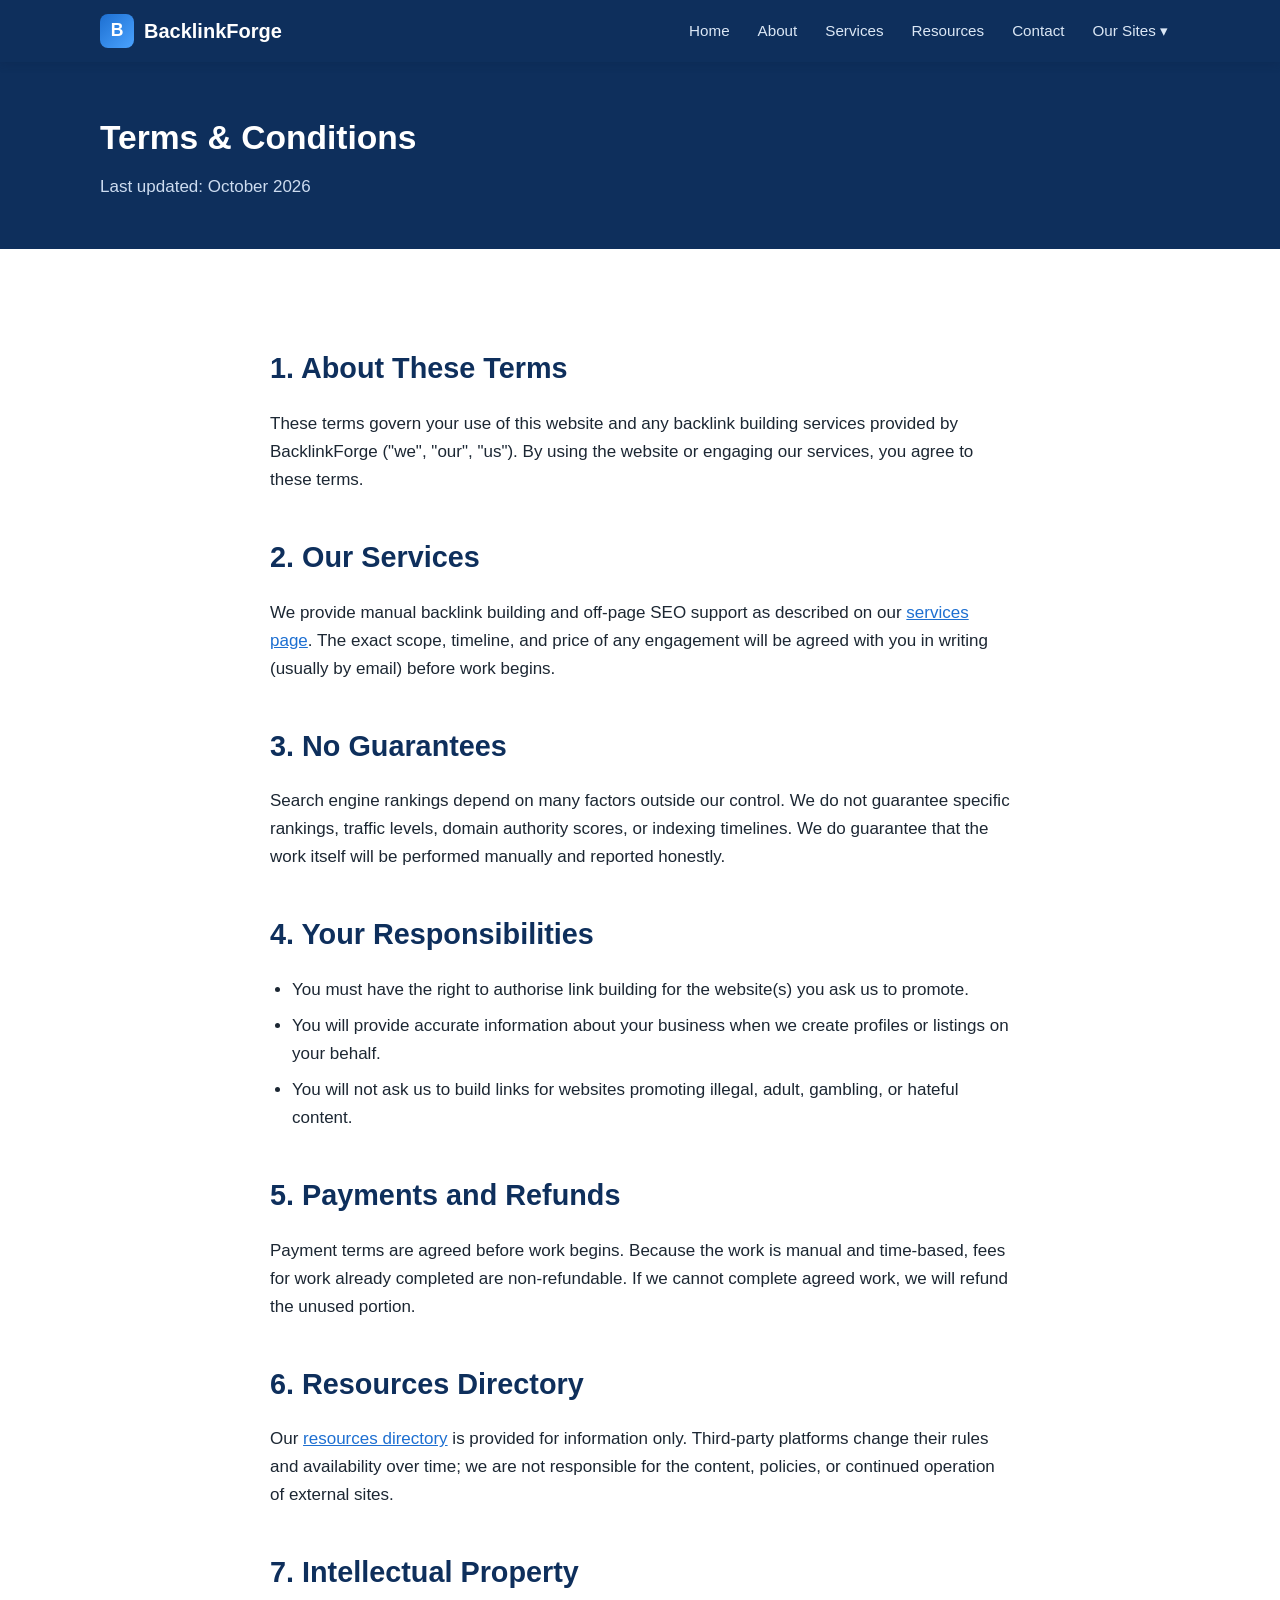
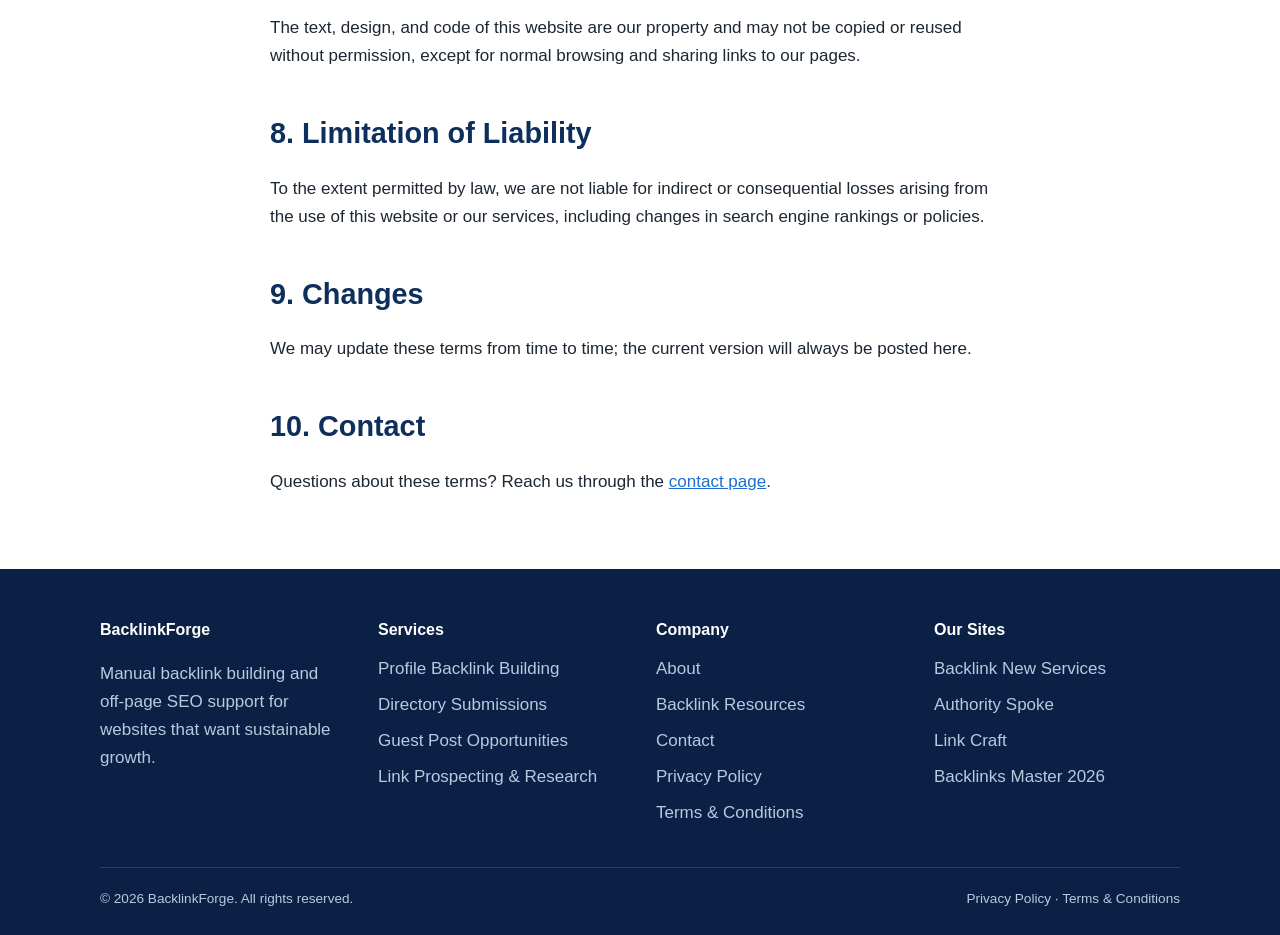
<file: terms.html>
<!DOCTYPE html>
<html lang="en">
<head>
  <meta charset="utf-8">
  <meta name="viewport" content="width=device-width, initial-scale=1">
  <title>Terms &amp; Conditions | BacklinkForge</title>
  <meta name="description" content="BacklinkForge terms and conditions: the terms governing use of this website and our backlink building services.">
  <link rel="canonical" href="https://backlinkforge.github.io/terms.html">
  <meta property="og:type" content="website">
  <meta property="og:site_name" content="BacklinkForge">
  <meta property="og:title" content="Terms &amp; Conditions | BacklinkForge">
  <meta property="og:description" content="The terms governing use of this website and our backlink building services.">
  <meta property="og:url" content="https://backlinkforge.github.io/terms.html">
  <meta name="twitter:card" content="summary">
  <meta name="twitter:title" content="Terms &amp; Conditions | BacklinkForge">
  <meta name="twitter:description" content="Terms governing use of this website and our services.">
  <link rel="stylesheet" href="assets/css/style.css">
</head>
<body>
  <a class="skip-link" href="#main">Skip to content</a>
  <header class="site-header">
    <div class="header-inner">
      <a class="brand" href="index.html"><span class="brand-mark" aria-hidden="true">B</span>BacklinkForge</a>
      <button class="nav-toggle" aria-expanded="false" aria-controls="main-nav">Menu</button>
      <nav class="main-nav" id="main-nav" aria-label="Main navigation">
        <ul>
          <li><a href="index.html">Home</a></li>
          <li><a href="about.html">About</a></li>
          <li><a href="services.html">Services</a></li>
          <li><a href="resources.html">Resources</a></li>
          <li><a href="contact.html">Contact</a></li>
          <li class="has-dropdown">
            <span class="nav-parent" aria-haspopup="true">Our Sites &#9662;</span>
            <ul class="dropdown-menu">
              <li><a href="https://backlink-new-services.netlify.app/" target="_blank" rel="noopener noreferrer">Backlink New Services</a></li>
              <li><a href="https://authorityspoke.netlify.app/resources/" target="_blank" rel="noopener noreferrer">Authority Spoke</a></li>
              <li><a href="https://link-craft.netlify.app/" target="_blank" rel="noopener noreferrer">Link Craft</a></li>
              <li><a href="https://humza.is-a.dev/backlinksmaster2026.github.io/" target="_blank" rel="noopener noreferrer">Backlinks Master 2026</a></li>
            </ul>
          </li>
        </ul>
      </nav>
    </div>
  </header>

  <main id="main">
    <section class="page-hero">
      <div class="container">
        <h1>Terms &amp; Conditions</h1>
        <p>Last updated: October 2026</p>
      </div>
    </section>

    <section class="section">
      <div class="container prose">
        <h2>1. About These Terms</h2>
        <p>These terms govern your use of this website and any backlink building services provided by BacklinkForge ("we", "our", "us"). By using the website or engaging our services, you agree to these terms.</p>

        <h2>2. Our Services</h2>
        <p>We provide manual backlink building and off-page SEO support as described on our <a href="services.html">services page</a>. The exact scope, timeline, and price of any engagement will be agreed with you in writing (usually by email) before work begins.</p>

        <h2>3. No Guarantees</h2>
        <p>Search engine rankings depend on many factors outside our control. We do not guarantee specific rankings, traffic levels, domain authority scores, or indexing timelines. We do guarantee that the work itself will be performed manually and reported honestly.</p>

        <h2>4. Your Responsibilities</h2>
        <ul>
          <li>You must have the right to authorise link building for the website(s) you ask us to promote.</li>
          <li>You will provide accurate information about your business when we create profiles or listings on your behalf.</li>
          <li>You will not ask us to build links for websites promoting illegal, adult, gambling, or hateful content.</li>
        </ul>

        <h2>5. Payments and Refunds</h2>
        <p>Payment terms are agreed before work begins. Because the work is manual and time-based, fees for work already completed are non-refundable. If we cannot complete agreed work, we will refund the unused portion.</p>

        <h2>6. Resources Directory</h2>
        <p>Our <a href="resources.html">resources directory</a> is provided for information only. Third-party platforms change their rules and availability over time; we are not responsible for the content, policies, or continued operation of external sites.</p>

        <h2>7. Intellectual Property</h2>
        <p>The text, design, and code of this website are our property and may not be copied or reused without permission, except for normal browsing and sharing links to our pages.</p>

        <h2>8. Limitation of Liability</h2>
        <p>To the extent permitted by law, we are not liable for indirect or consequential losses arising from the use of this website or our services, including changes in search engine rankings or policies.</p>

        <h2>9. Changes</h2>
        <p>We may update these terms from time to time; the current version will always be posted here.</p>

        <h2>10. Contact</h2>
        <p>Questions about these terms? Reach us through the <a href="contact.html">contact page</a>.</p>
      </div>
    </section>
  </main>

  <footer class="site-footer">
    <div class="container">
      <div class="footer-grid">
        <div>
          <h3>BacklinkForge</h3>
          <p>Manual backlink building and off-page SEO support for websites that want sustainable growth.</p>
        </div>
        <div>
          <h3>Services</h3>
          <ul>
            <li><a href="services.html#profile-backlinks">Profile Backlink Building</a></li>
            <li><a href="services.html#directory-submissions">Directory Submissions</a></li>
            <li><a href="services.html#guest-posts">Guest Post Opportunities</a></li>
            <li><a href="services.html#link-prospecting">Link Prospecting &amp; Research</a></li>
          </ul>
        </div>
        <div>
          <h3>Company</h3>
          <ul>
            <li><a href="about.html">About</a></li>
            <li><a href="resources.html">Backlink Resources</a></li>
            <li><a href="contact.html">Contact</a></li>
            <li><a href="privacy.html">Privacy Policy</a></li>
            <li><a href="terms.html">Terms &amp; Conditions</a></li>
          </ul>
        </div>
        <div>
          <h3>Our Sites</h3>
          <ul>
            <li><a href="https://backlink-new-services.netlify.app/" target="_blank" rel="noopener noreferrer">Backlink New Services</a></li>
            <li><a href="https://authorityspoke.netlify.app/resources/" target="_blank" rel="noopener noreferrer">Authority Spoke</a></li>
            <li><a href="https://link-craft.netlify.app/" target="_blank" rel="noopener noreferrer">Link Craft</a></li>
            <li><a href="https://humza.is-a.dev/backlinksmaster2026.github.io/" target="_blank" rel="noopener noreferrer">Backlinks Master 2026</a></li>
          </ul>
        </div>
      </div>
      <div class="footer-bottom">
        <span>&copy; <span id="year">2026</span> BacklinkForge. All rights reserved.</span>
        <span><a href="privacy.html">Privacy Policy</a> &middot; <a href="terms.html">Terms &amp; Conditions</a></span>
      </div>
    </div>
  </footer>
  <script src="assets/js/main.js"></script>
</body>
</html>
</file>
<file: assets/css/style.css>
/* BacklinkForge — shared stylesheet. Lightweight, responsive, no frameworks. */
:root {
  --navy: #0e2f5c;
  --navy-dark: #0a2145;
  --blue: #1d6fd1;
  --blue-dark: #155cb4;
  --ink: #1c2733;
  --muted: #5b6b7f;
  --bg: #ffffff;
  --bg-soft: #f2f6fb;
  --card: #ffffff;
  --border: #dbe4ef;
  --radius: 10px;
  --maxw: 1120px;
  --font: -apple-system, BlinkMacSystemFont, "Segoe UI", Roboto, Helvetica, Arial, sans-serif;
}

* { box-sizing: border-box; }
html { scroll-behavior: smooth; }
body {
  margin: 0;
  font-family: var(--font);
  color: var(--ink);
  background: var(--bg);
  line-height: 1.65;
  font-size: 17px;
}
img { max-width: 100%; height: auto; }
a { color: var(--blue); }
a:hover { color: var(--blue-dark); }
a:focus-visible, button:focus-visible, input:focus-visible,
select:focus-visible, textarea:focus-visible {
  outline: 3px solid var(--blue);
  outline-offset: 2px;
  border-radius: 4px;
}

.skip-link {
  position: absolute; left: -9999px; top: 0;
  background: var(--navy); color: #fff; padding: 10px 16px; z-index: 100;
}
.skip-link:focus { left: 8px; top: 8px; }

.container { max-width: var(--maxw); margin: 0 auto; padding: 0 20px; }

/* Header */
.site-header {
  background: var(--navy);
  color: #fff;
  position: sticky; top: 0; z-index: 50;
  box-shadow: 0 2px 8px rgba(10,33,69,.25);
}
.header-inner {
  display: flex; align-items: center; justify-content: space-between;
  padding: 14px 20px; max-width: var(--maxw); margin: 0 auto;
}
.brand {
  display: flex; align-items: center; gap: 10px;
  color: #fff; text-decoration: none; font-weight: 800; font-size: 1.25rem;
}
.brand-mark {
  width: 34px; height: 34px; border-radius: 8px;
  background: linear-gradient(135deg, var(--blue), #4aa3ff);
  display: inline-flex; align-items: center; justify-content: center;
  font-size: 1.1rem; font-weight: 900;
}
.main-nav ul {
  list-style: none; margin: 0; padding: 0;
  display: flex; gap: 4px; flex-wrap: wrap;
}
.main-nav a {
  color: #dbe7f5; text-decoration: none; padding: 8px 12px; border-radius: 6px;
  font-size: .95rem;
}
.main-nav a:hover { background: rgba(255,255,255,.12); color: #fff; }
.main-nav a[aria-current="page"] { background: rgba(255,255,255,.16); color: #fff; }
.main-nav .nav-parent {
  color: #dbe7f5; padding: 8px 12px; border-radius: 6px;
  font-size: .95rem; cursor: default; display: inline;
}
.main-nav .nav-parent:hover { background: rgba(255,255,255,.12); color: #fff; }
.main-nav li.has-dropdown { position: relative; }
.main-nav .dropdown-menu {
  display: none; position: absolute; top: 100%; right: 0; left: auto; z-index: 20;
  background: var(--navy-dark); border-radius: 8px; padding: 8px 0;
  min-width: 240px; box-shadow: 0 8px 24px rgba(0,0,0,.25);
  flex-direction: column; gap: 0;
}
.main-nav li.has-dropdown:hover .dropdown-menu,
.main-nav li.has-dropdown:focus-within .dropdown-menu { display: flex; }
.main-nav .dropdown-menu a { display: block; padding: 10px 16px; }
.nav-toggle {
  display: none; background: none; border: 1px solid rgba(255,255,255,.4);
  color: #fff; border-radius: 6px; padding: 8px 12px; font-size: 1rem; cursor: pointer;
}

/* Hero */
.hero {
  background: linear-gradient(135deg, var(--navy-dark), var(--navy) 60%, #17457f);
  color: #fff; padding: 72px 0;
}
.hero h1 { font-size: 2.4rem; line-height: 1.2; margin: 0 0 16px; max-width: 640px; }
.hero p.lead { font-size: 1.15rem; color: #cddcf0; max-width: 640px; margin: 0 0 28px; }
.hero .btn { margin-right: 12px; margin-bottom: 8px; }

.btn {
  display: inline-block; text-decoration: none; font-weight: 700;
  padding: 12px 24px; border-radius: 8px; border: 2px solid transparent;
  cursor: pointer; font-size: 1rem;
}
.btn-primary { background: var(--blue); color: #fff; }
.btn-primary:hover { background: var(--blue-dark); color: #fff; }
.btn-outline { border-color: rgba(255,255,255,.7); color: #fff; }
.btn-outline:hover { background: rgba(255,255,255,.14); color: #fff; }
.btn-dark { background: var(--navy); color: #fff; }
.btn-dark:hover { background: var(--navy-dark); color: #fff; }

/* Sections */
.section { padding: 56px 0; }
.section-soft { background: var(--bg-soft); }
.section h2 { font-size: 1.8rem; margin: 0 0 12px; color: var(--navy); }
.section .section-intro { color: var(--muted); max-width: 720px; margin: 0 0 32px; }

.page-hero {
  background: var(--navy); color: #fff; padding: 48px 0;
}
.page-hero h1 { margin: 0 0 8px; font-size: 2.1rem; }
.page-hero p { margin: 0; color: #cddcf0; max-width: 720px; }

.prose { max-width: 780px; }
.prose h2 { color: var(--navy); margin-top: 40px; }
.prose h3 { color: var(--navy); margin-top: 28px; }
.prose ul { padding-left: 22px; }
.prose li { margin-bottom: 8px; }

/* Cards & grids */
.grid { display: grid; gap: 20px; }
.grid-3 { grid-template-columns: repeat(auto-fill, minmax(280px, 1fr)); }
.grid-2 { grid-template-columns: repeat(auto-fill, minmax(340px, 1fr)); }

.card {
  background: var(--card); border: 1px solid var(--border); border-radius: var(--radius);
  padding: 24px; display: flex; flex-direction: column;
}
.card h3 { margin: 0 0 10px; font-size: 1.15rem; color: var(--navy); }
.card h3 a { color: var(--navy); text-decoration: none; }
.card h3 a:hover { color: var(--blue); }
.card p { margin: 0 0 14px; color: var(--muted); font-size: .95rem; flex: 1; }
.card .card-link { font-weight: 700; text-decoration: none; }
.card .card-link:hover { text-decoration: underline; }

.badge {
  display: inline-block; font-size: .75rem; font-weight: 700;
  background: #e3edf9; color: var(--navy);
  border-radius: 20px; padding: 3px 10px; margin-bottom: 10px;
}

/* Resource directory */
.directory-tools {
  display: flex; gap: 12px; flex-wrap: wrap; margin: 0 0 8px;
}
.directory-tools label { font-weight: 700; font-size: .9rem; }
.directory-tools input[type="search"], .directory-tools select {
  padding: 10px 12px; border: 1px solid var(--border); border-radius: 8px;
  font-size: 1rem; min-width: 220px; background: #fff; color: var(--ink);
}
.result-count { color: var(--muted); font-size: .95rem; margin: 12px 0 20px; }
.resource-card .ext-icon { font-size: .8em; }
.resource-url {
  font-size: .8rem; color: var(--muted); word-break: break-all; margin: 0 0 10px;
}

/* Forms */
.form-group { margin-bottom: 18px; }
.form-group label { display: block; font-weight: 700; margin-bottom: 6px; }
.form-group input, .form-group textarea {
  width: 100%; padding: 12px; border: 1px solid var(--border); border-radius: 8px;
  font-size: 1rem; font-family: inherit;
}
.form-group textarea { min-height: 150px; resize: vertical; }
.contact-layout { display: grid; grid-template-columns: 1fr 1fr; gap: 40px; }
@media (max-width: 760px) { .contact-layout { grid-template-columns: 1fr; } }
.notice {
  background: #fff8e6; border: 1px solid #f0d97a; border-radius: 8px;
  padding: 14px 18px; font-size: .95rem; margin-bottom: 24px;
}

/* Footer */
.site-footer { background: var(--navy-dark); color: #b9c9de; padding: 48px 0 24px; }
.footer-grid {
  display: grid; grid-template-columns: repeat(auto-fit, minmax(220px, 1fr));
  gap: 32px; margin-bottom: 32px;
}
.site-footer h3 { color: #fff; font-size: 1rem; margin: 0 0 12px; }
.site-footer ul { list-style: none; margin: 0; padding: 0; }
.site-footer li { margin-bottom: 8px; }
.site-footer a { color: #b9c9de; text-decoration: none; }
.site-footer a:hover { color: #fff; text-decoration: underline; }
.footer-bottom {
  border-top: 1px solid rgba(255,255,255,.14); padding-top: 20px;
  display: flex; justify-content: space-between; flex-wrap: wrap; gap: 8px;
  font-size: .85rem;
}

/* CTA band */
.cta-band {
  background: linear-gradient(135deg, var(--blue), #2f86e8);
  color: #fff; border-radius: var(--radius); padding: 40px;
  display: flex; align-items: center; justify-content: space-between;
  gap: 24px; flex-wrap: wrap; margin: 24px 0;
}
.cta-band h2 { color: #fff; margin: 0 0 8px; }
.cta-band p { margin: 0; color: #e3eefc; }

/* Steps */
.steps { counter-reset: step; list-style: none; padding: 0; display: grid;
  grid-template-columns: repeat(auto-fit, minmax(240px, 1fr)); gap: 20px; }
.steps li {
  background: var(--card); border: 1px solid var(--border); border-radius: var(--radius);
  padding: 24px 24px 24px 72px; position: relative;
}
.steps li::before {
  counter-increment: step; content: counter(step);
  position: absolute; left: 20px; top: 20px;
  width: 36px; height: 36px; border-radius: 50%;
  background: var(--navy); color: #fff; font-weight: 800;
  display: flex; align-items: center; justify-content: center;
}
.steps h3 { margin: 0 0 8px; color: var(--navy); font-size: 1.05rem; }
.steps p { margin: 0; color: var(--muted); font-size: .95rem; }

.faq details {
  border: 1px solid var(--border); border-radius: 8px; padding: 14px 18px; margin-bottom: 12px;
  background: #fff;
}
.faq summary { font-weight: 700; cursor: pointer; color: var(--navy); }

/* Mobile */
@media (max-width: 820px) {
  .nav-toggle { display: inline-block; }
  .main-nav { display: none; width: 100%; }
  .main-nav.open { display: block; }
  .main-nav ul { flex-direction: column; gap: 0; padding: 8px 0; }
  .main-nav a { display: block; padding: 10px 4px; }
  .main-nav .nav-parent { display: block; padding: 10px 4px; }
  .main-nav .dropdown-menu {
    position: static; display: block; box-shadow: none;
    background: transparent; padding: 0 0 0 16px; min-width: 0;
  }
  .main-nav .dropdown-menu a { padding: 10px 4px; }
  .header-inner { flex-wrap: wrap; }
  .hero h1 { font-size: 1.9rem; }
  .hero { padding: 52px 0; }
  .cta-band { padding: 28px; }
}
</file>
